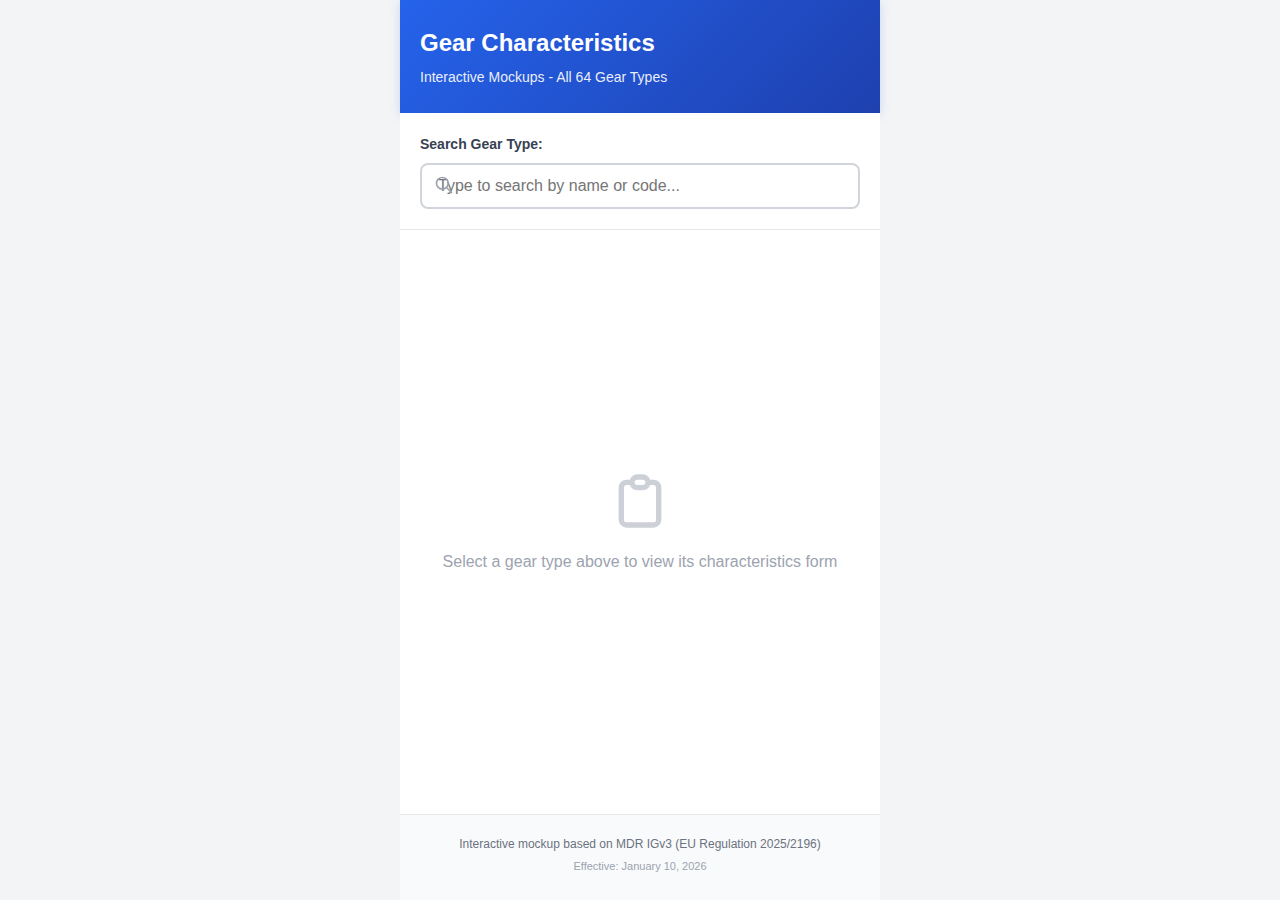
<file: index.html>
<!DOCTYPE html>
<html lang="en">
<head>
    <meta charset="UTF-8">
    <meta name="viewport" content="width=device-width, initial-scale=1.0, maximum-scale=1.0, user-scalable=no">
    <meta name="theme-color" content="#2563eb">
    <title>Gear Characteristics Mockups</title>
    <link rel="manifest" href="manifest.json">
    <link rel="stylesheet" href="styles.css">
</head>
<body>
    <div class="container">
        <!-- Header -->
        <header>
            <h1>Gear Characteristics</h1>
            <p class="subtitle">Interactive Mockups - All 64 Gear Types</p>
        </header>

        <!-- Gear Type Selector -->
        <section class="gear-selector">
            <label for="gearSearch">Search Gear Type:</label>
            <div class="search-wrapper">
                <input 
                    type="text" 
                    id="gearSearch" 
                    class="gear-search" 
                    placeholder="Type to search by name or code..."
                    autocomplete="off"
                >
                <svg class="search-icon" fill="none" stroke="currentColor" viewBox="0 0 24 24">
                    <path stroke-linecap="round" stroke-linejoin="round" stroke-width="2" d="M21 21l-6-6m2-5a7 7 0 11-14 0 7 7 0 0114 0z"></path>
                </svg>
                <div id="searchResults" class="search-results" style="display: none;"></div>
            </div>
        </section>

        <!-- Form Container -->
        <div id="formContainer" class="form-container" style="display: none;">
            <!-- Gear Info -->
            <div class="gear-info">
                <h2 id="gearTitle"></h2>
                <span id="gearCode" class="gear-code"></span>
            </div>

            <!-- Mandatory Fields -->
            <div id="mandatorySection" class="field-section">
                <h3 class="section-title mandatory">MANDATORY FIELDS</h3>
                <div id="mandatoryFields" class="fields-container"></div>
            </div>

            <!-- Optional Fields -->
            <div id="optionalSection" class="field-section" style="display: none;">
                <h3 class="section-title optional">OPTIONAL FIELDS</h3>
                <div id="optionalFields" class="fields-container"></div>
            </div>

            <!-- Info Note -->
            <div class="info-note">
                <svg class="info-icon" fill="none" stroke="currentColor" viewBox="0 0 24 24">
                    <path stroke-linecap="round" stroke-linejoin="round" stroke-width="2" d="M13 16h-1v-4h-1m1-4h.01M21 12a9 9 0 11-18 0 9 9 0 0118 0z"></path>
                </svg>
                <span>* Required fields must be completed before saving</span>
            </div>

            <!-- Action Buttons -->
            <div class="action-buttons">
                <button class="btn btn-secondary" onclick="resetForm()">Cancel</button>
                <button class="btn btn-primary" onclick="saveGear()">Save Gear</button>
            </div>
        </div>

        <!-- Empty State -->
        <div id="emptyState" class="empty-state">
            <svg class="empty-icon" fill="none" stroke="currentColor" viewBox="0 0 24 24">
                <path stroke-linecap="round" stroke-linejoin="round" stroke-width="2" d="M9 5H7a2 2 0 00-2 2v12a2 2 0 002 2h10a2 2 0 002-2V7a2 2 0 00-2-2h-2M9 5a2 2 0 002 2h2a2 2 0 002-2M9 5a2 2 0 012-2h2a2 2 0 012 2"></path>
            </svg>
            <p>Select a gear type above to view its characteristics form</p>
        </div>

        <!-- Footer -->
        <footer>
            <p>Interactive mockup based on MDR IGv3 (EU Regulation 2025/2196)</p>
            <p class="footer-small">Effective: January 10, 2026</p>
        </footer>
    </div>

    <!-- Scripts -->
    <script src="gear-data.js"></script>
    <script src="app.js"></script>
    <script>
        // Register service worker
        if ('serviceWorker' in navigator) {
            navigator.serviceWorker.register('sw.js');
        }
    </script>
</body>
</html>
</file>
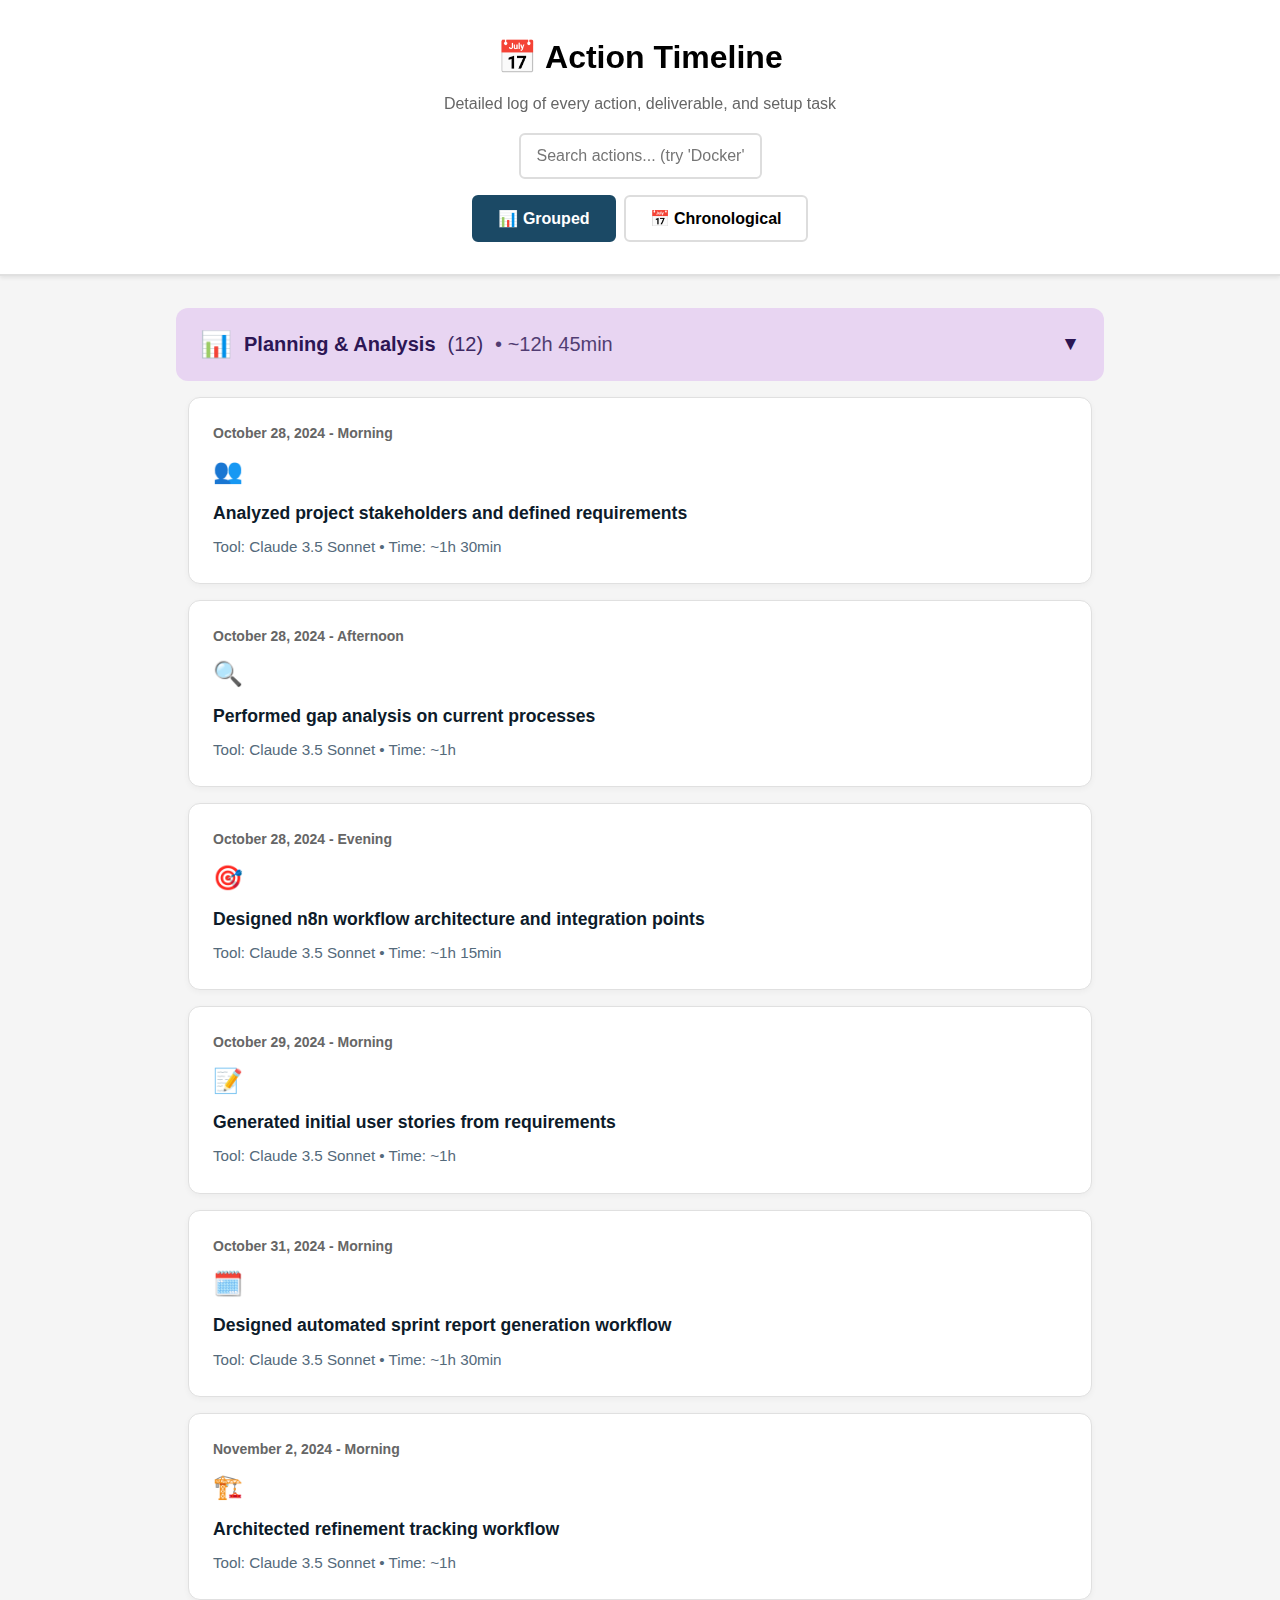
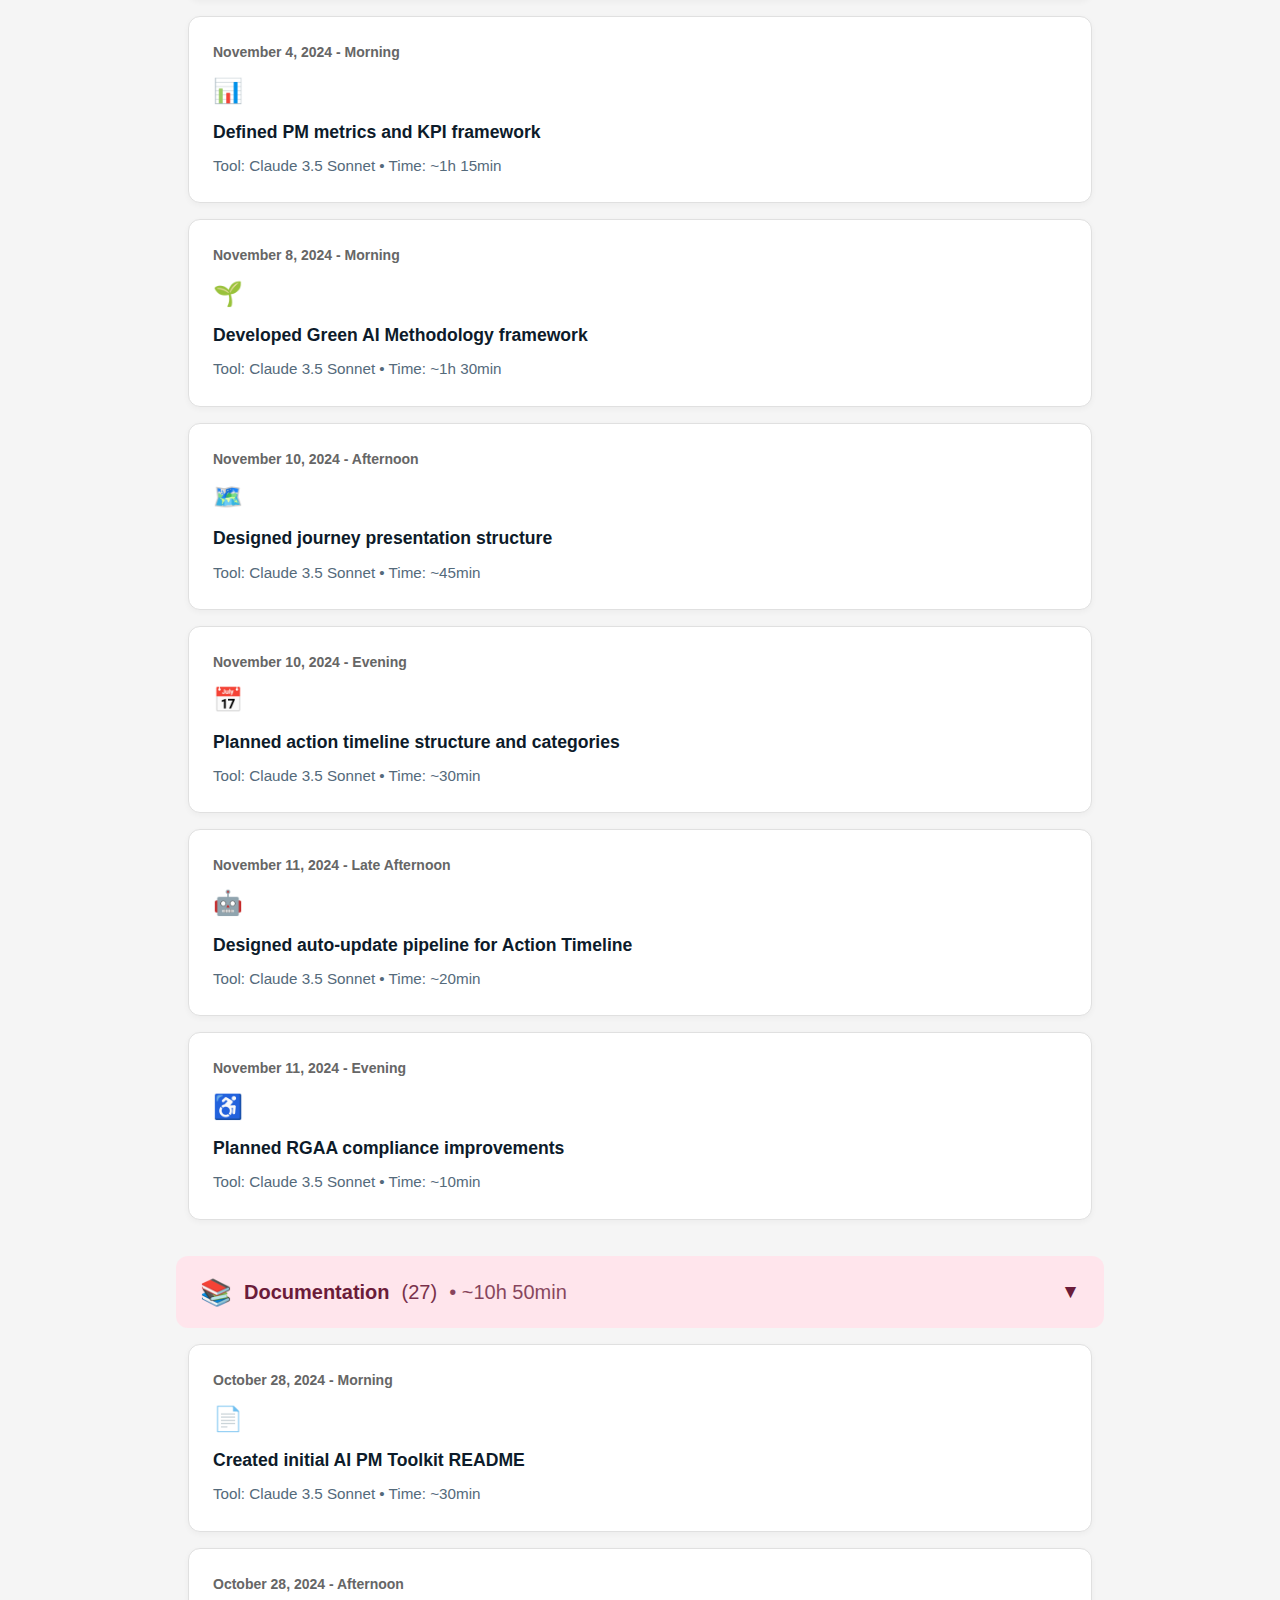
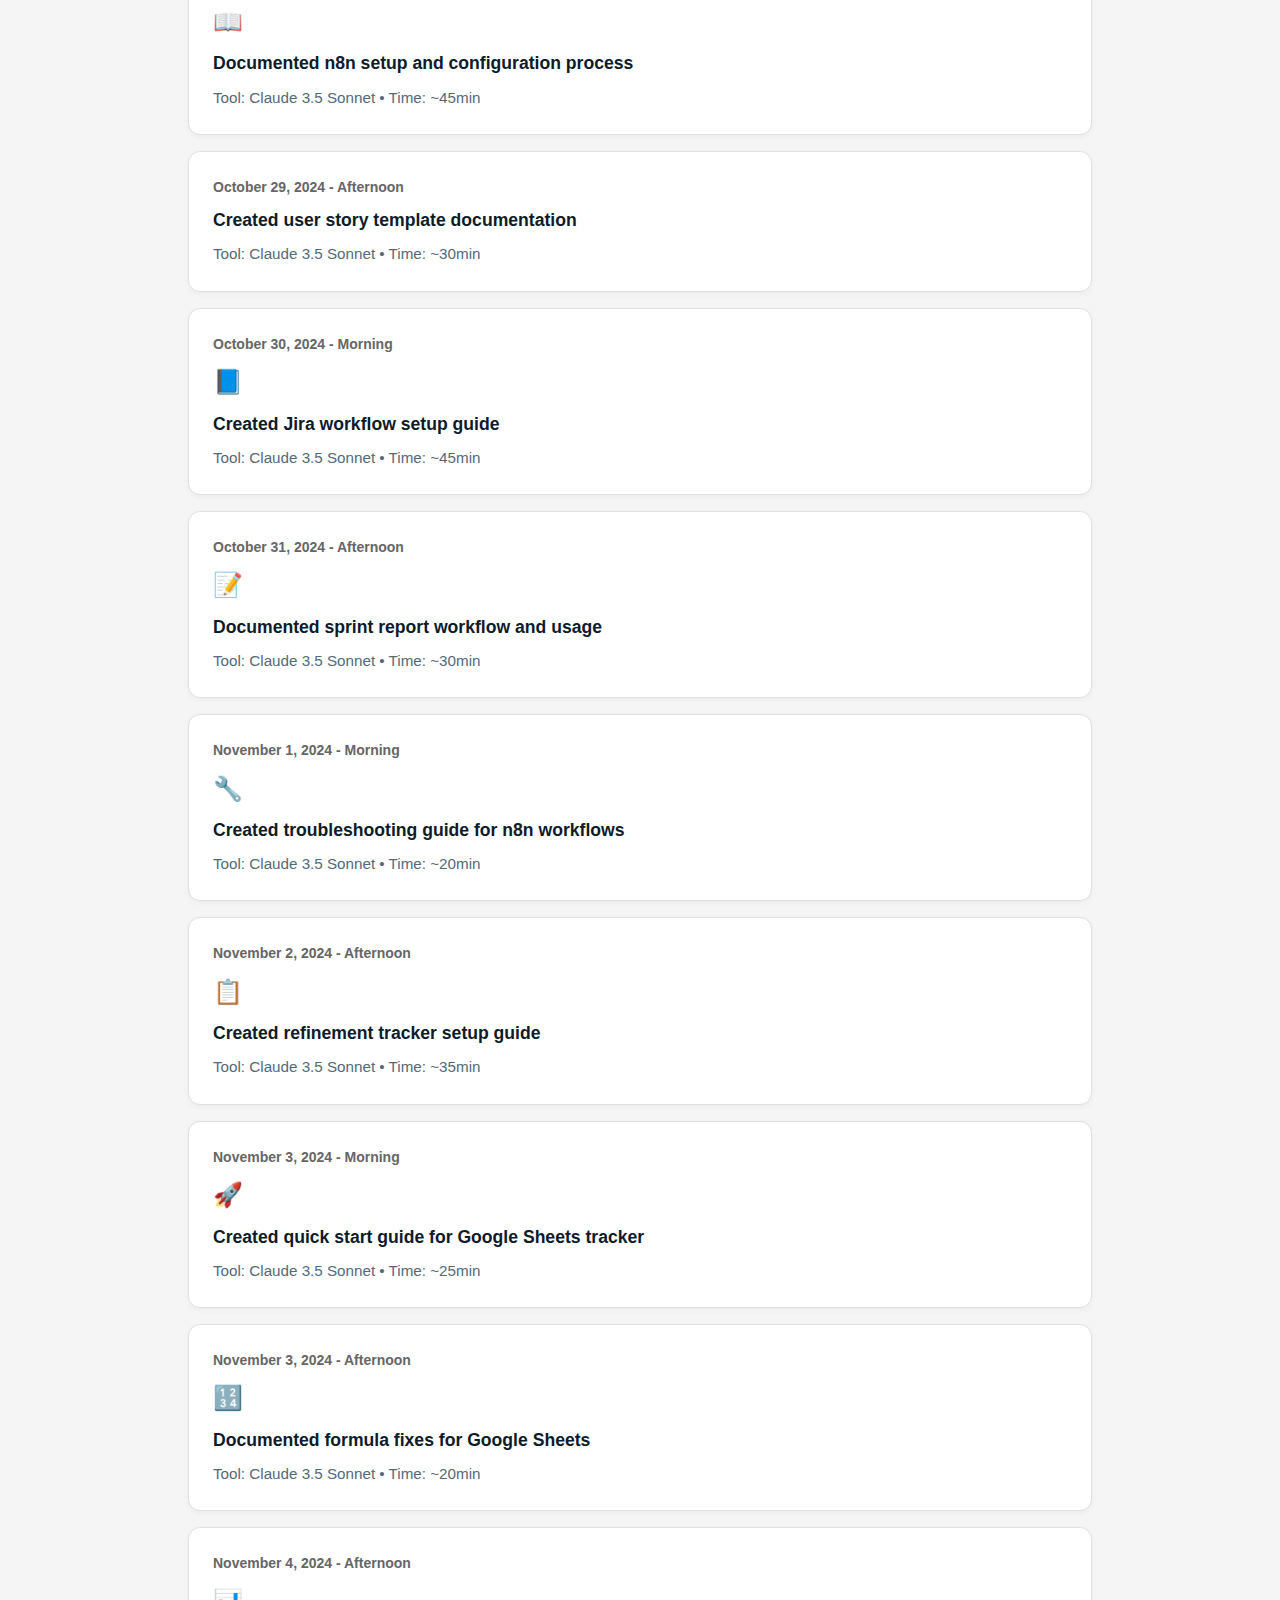
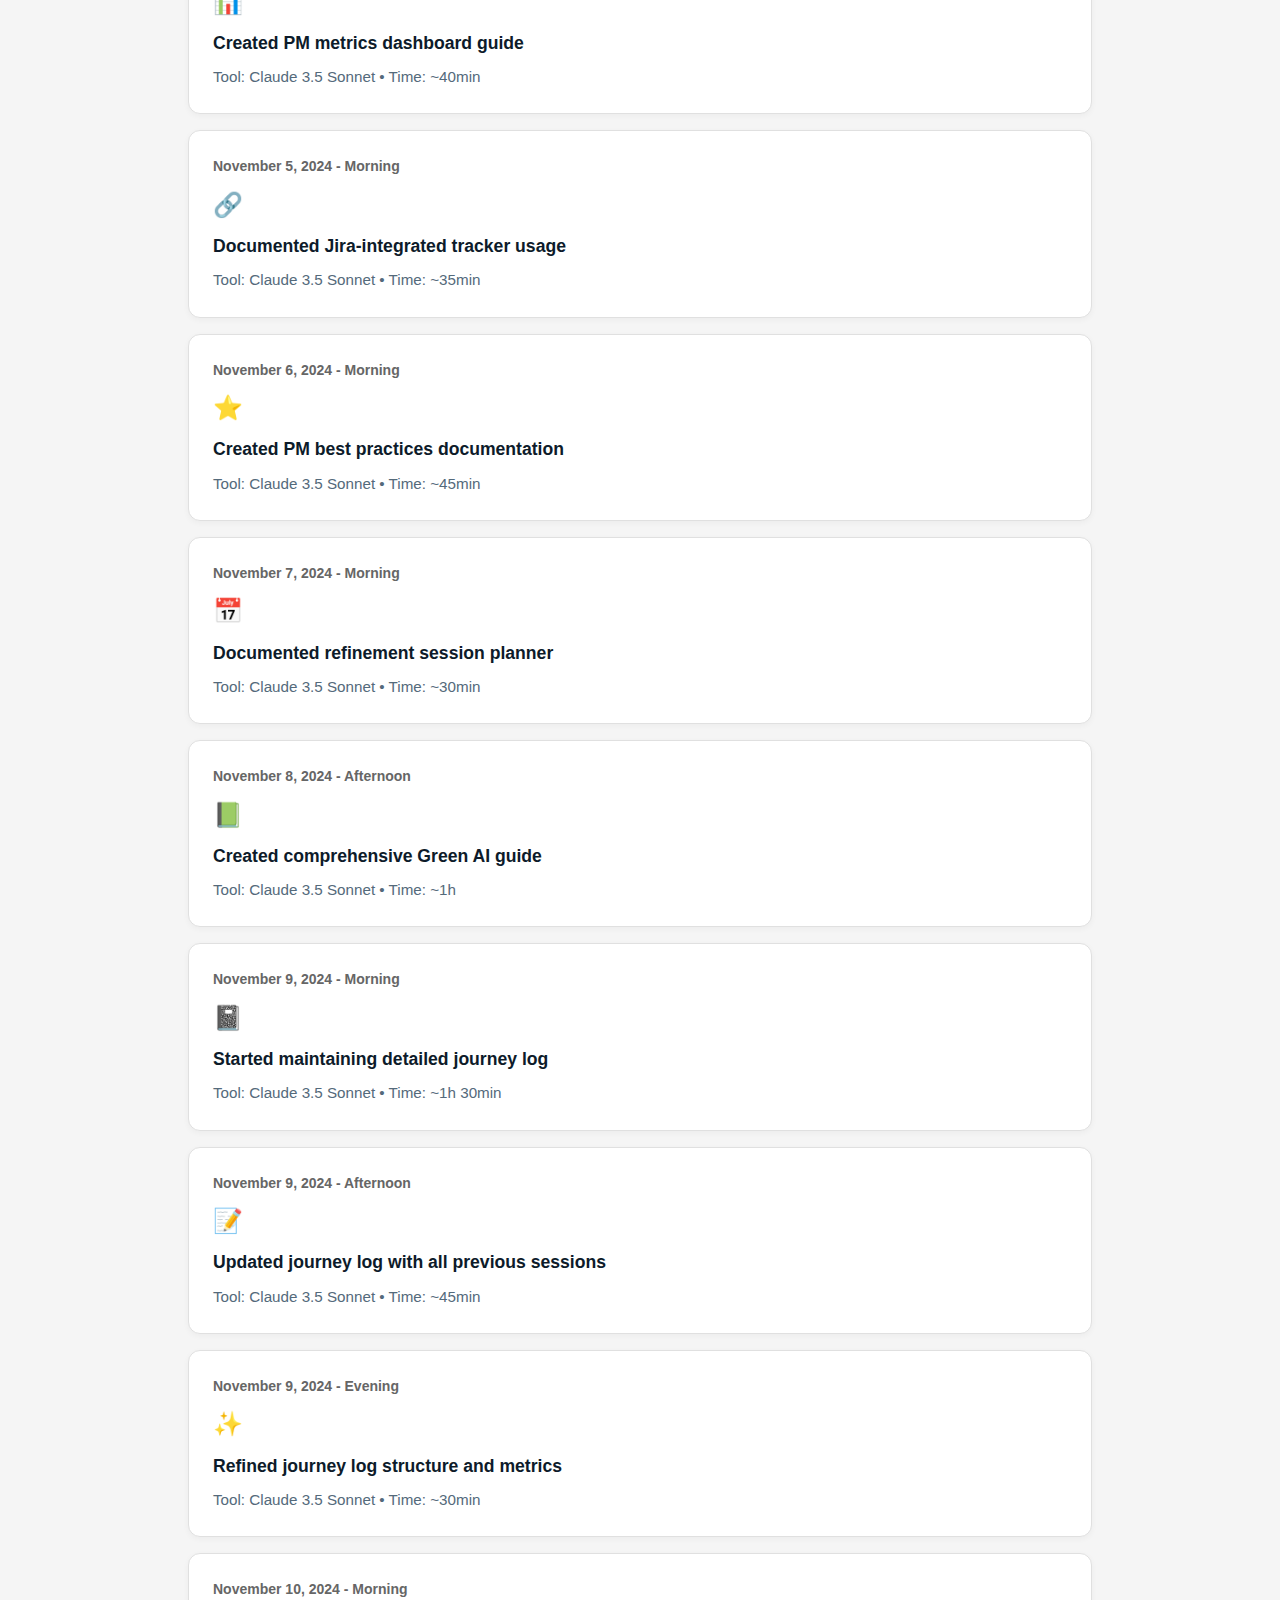
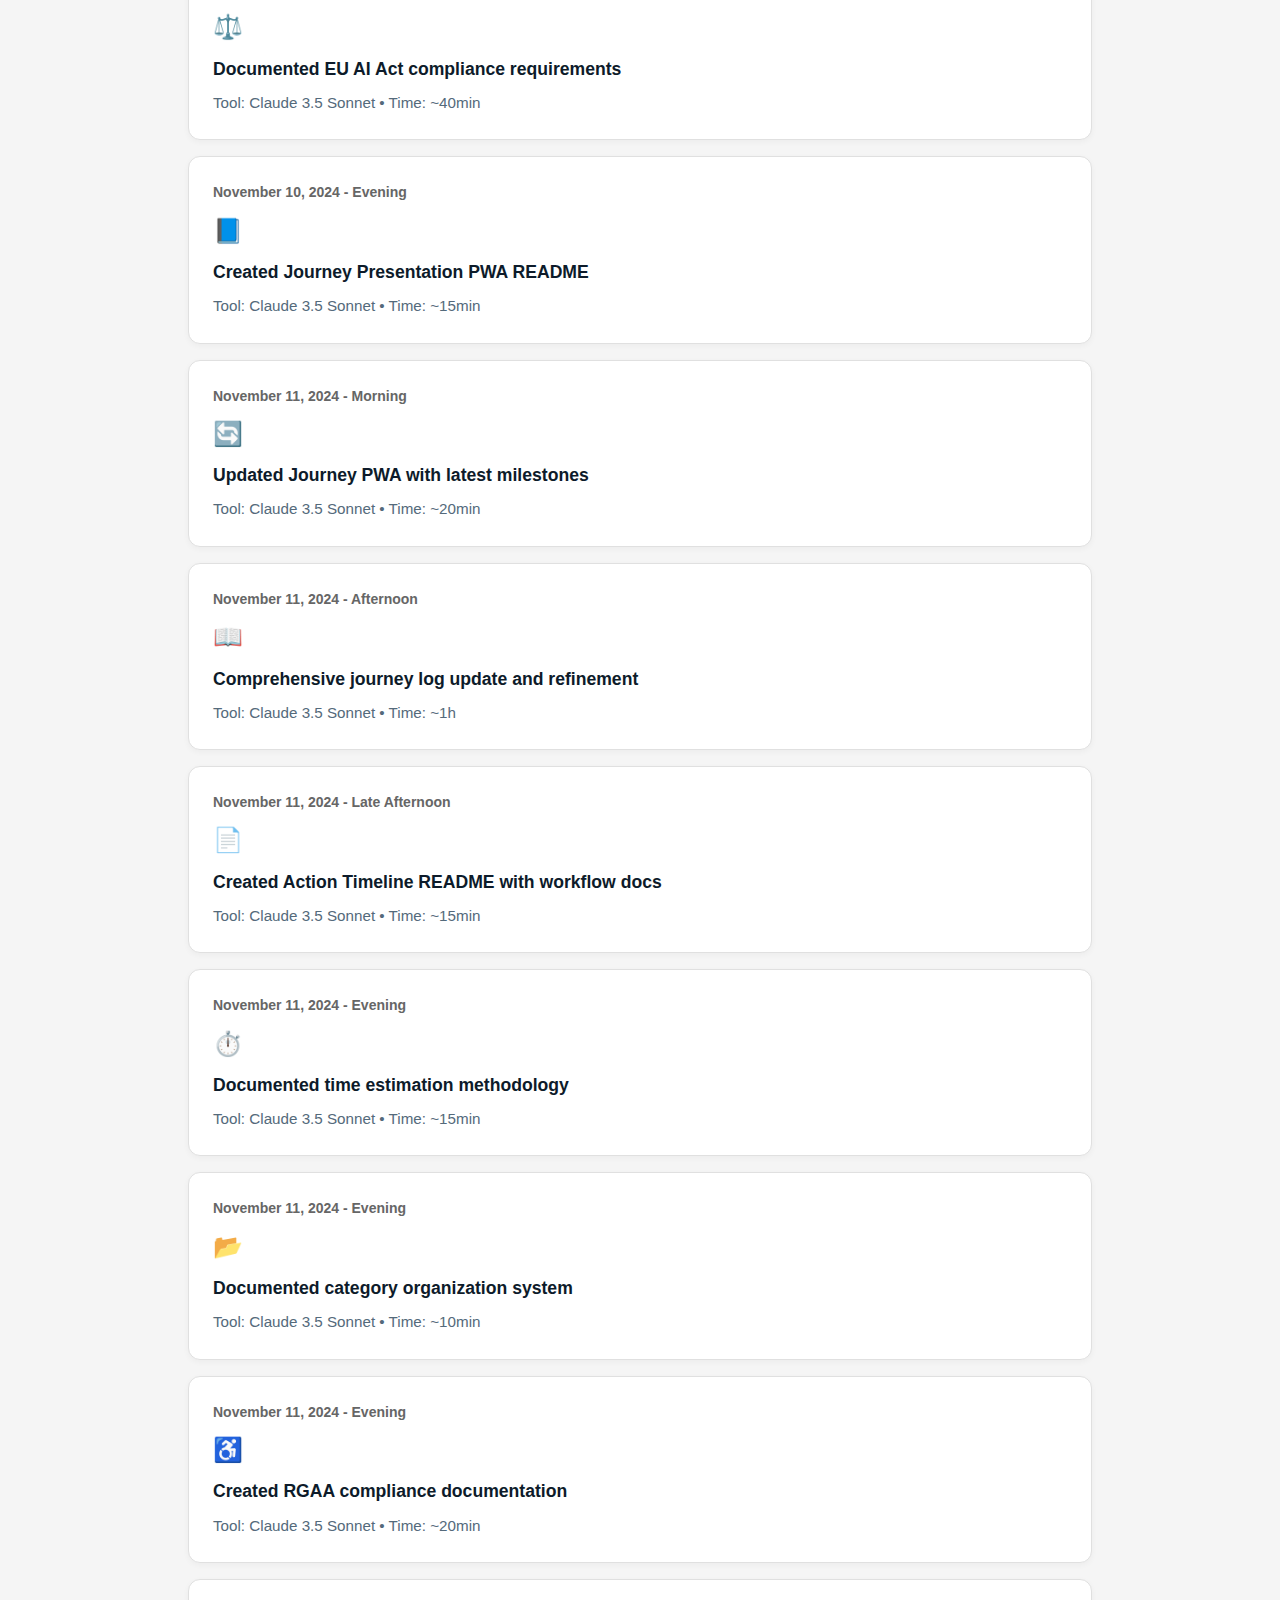
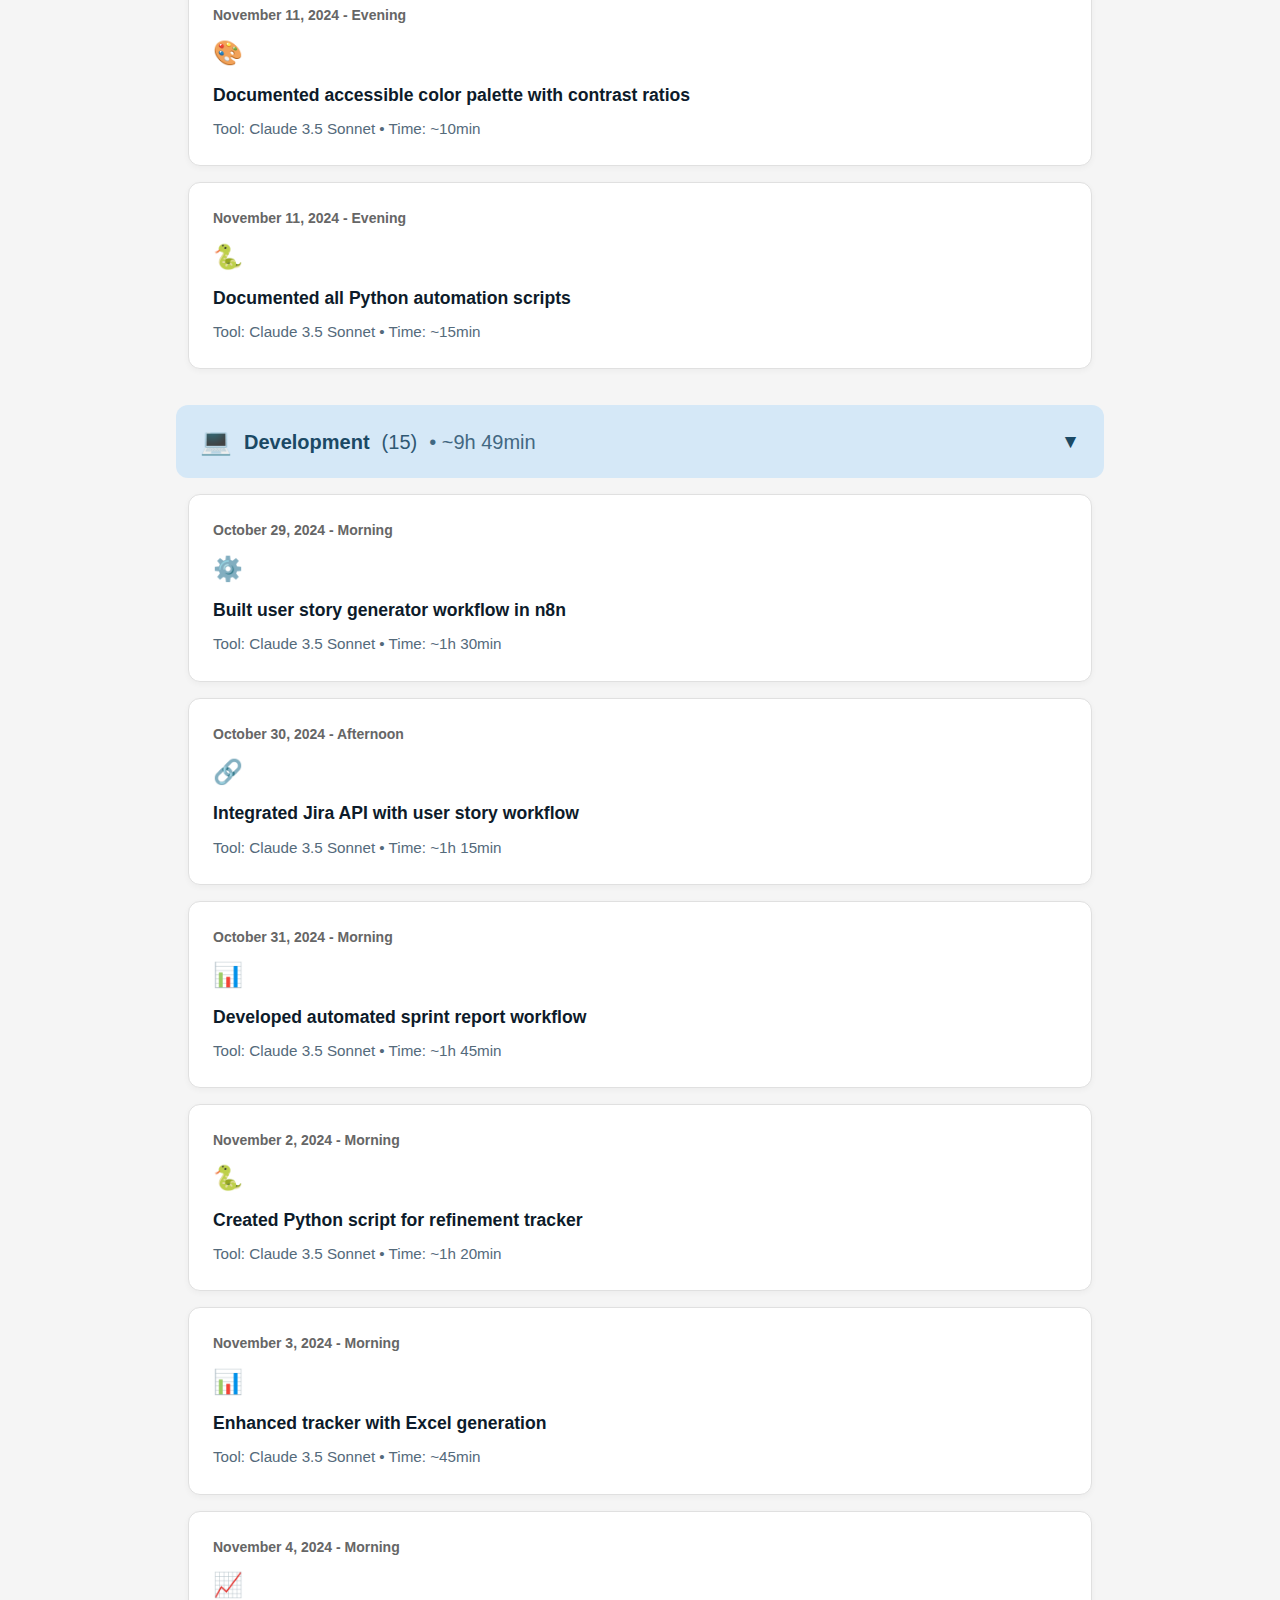
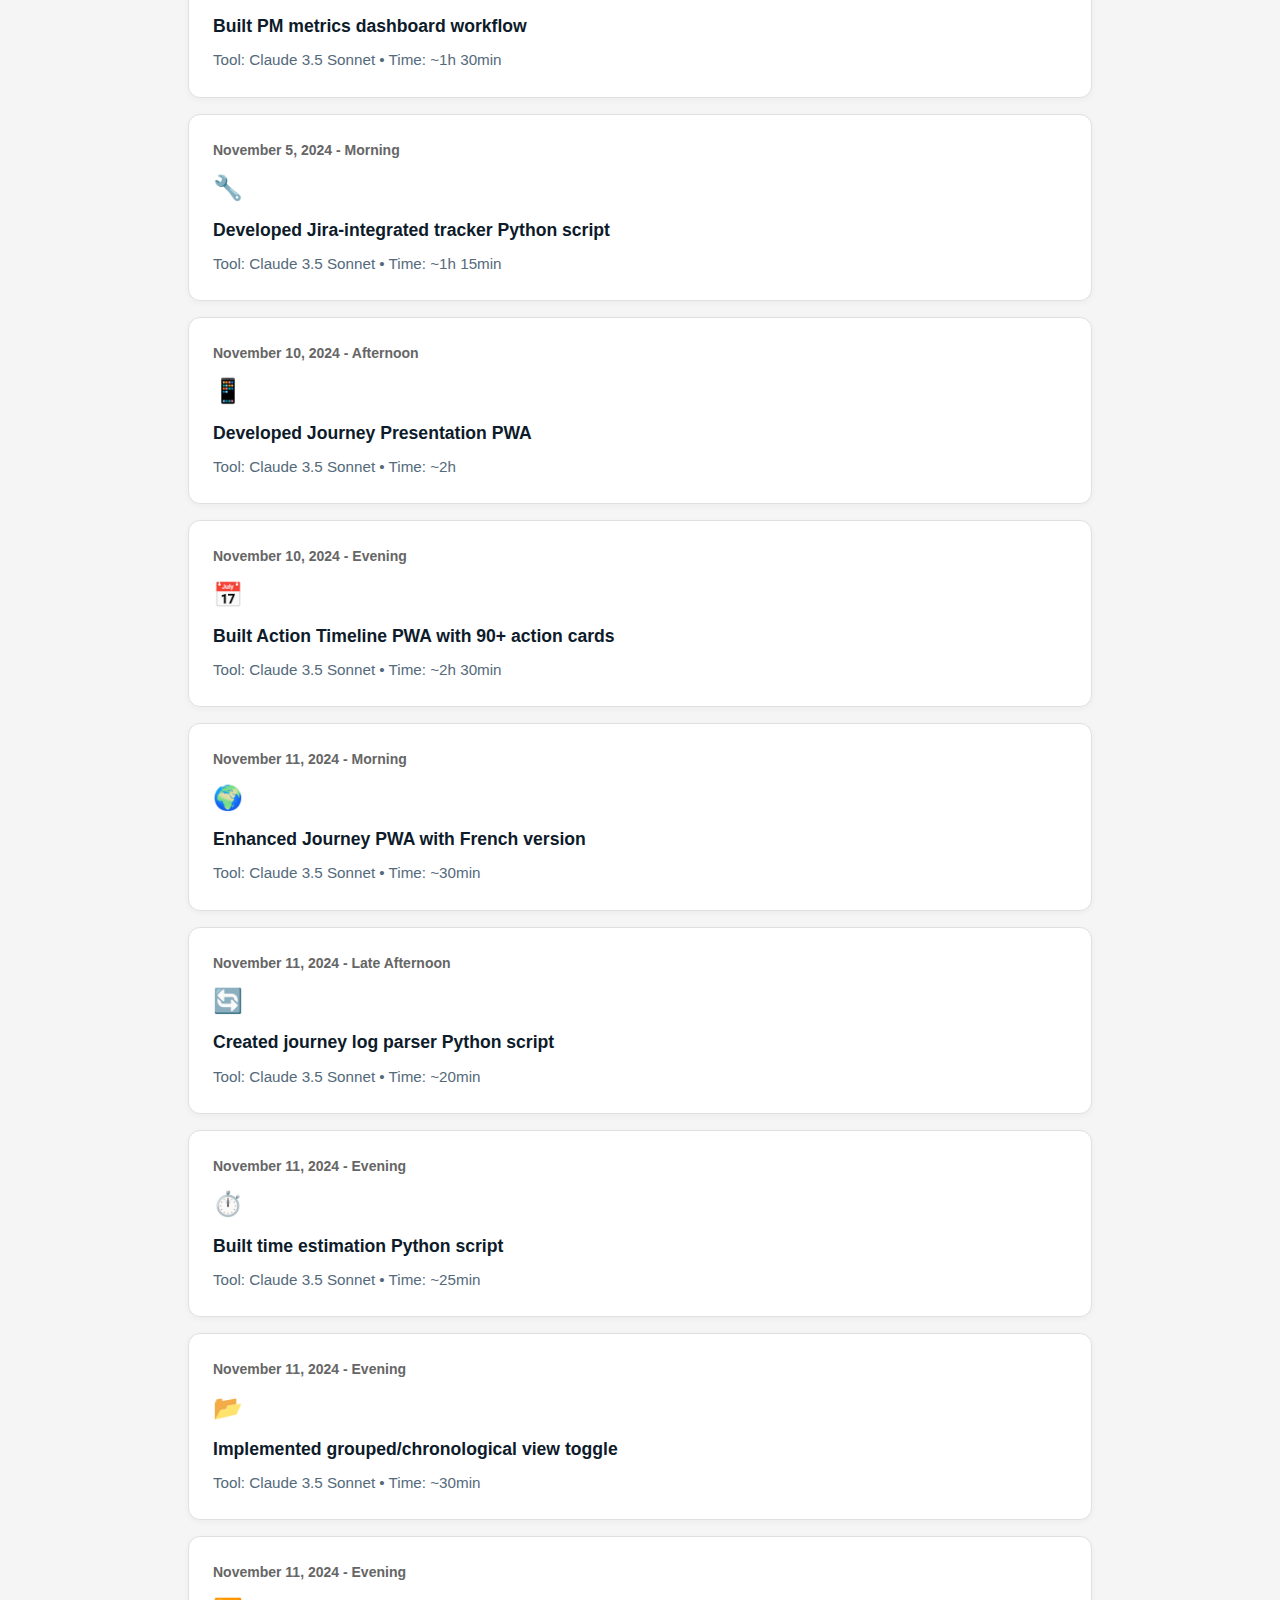
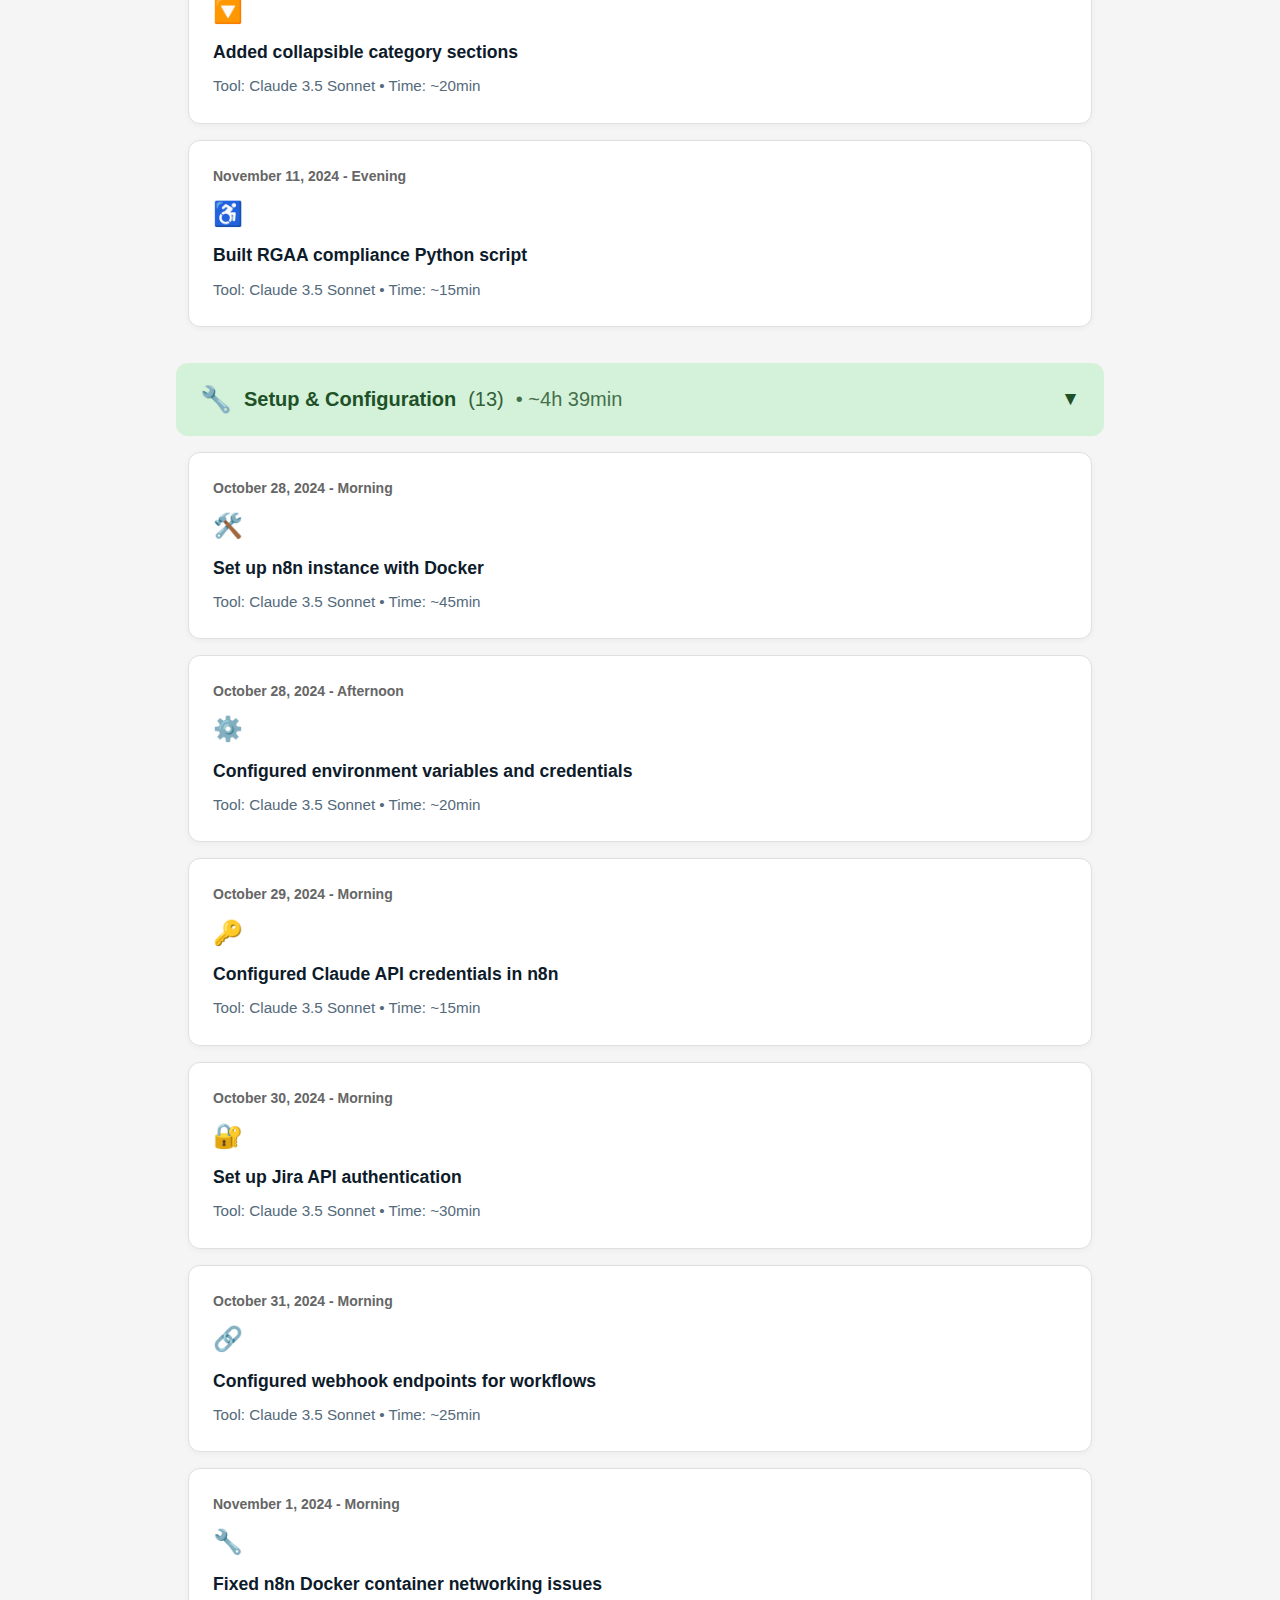
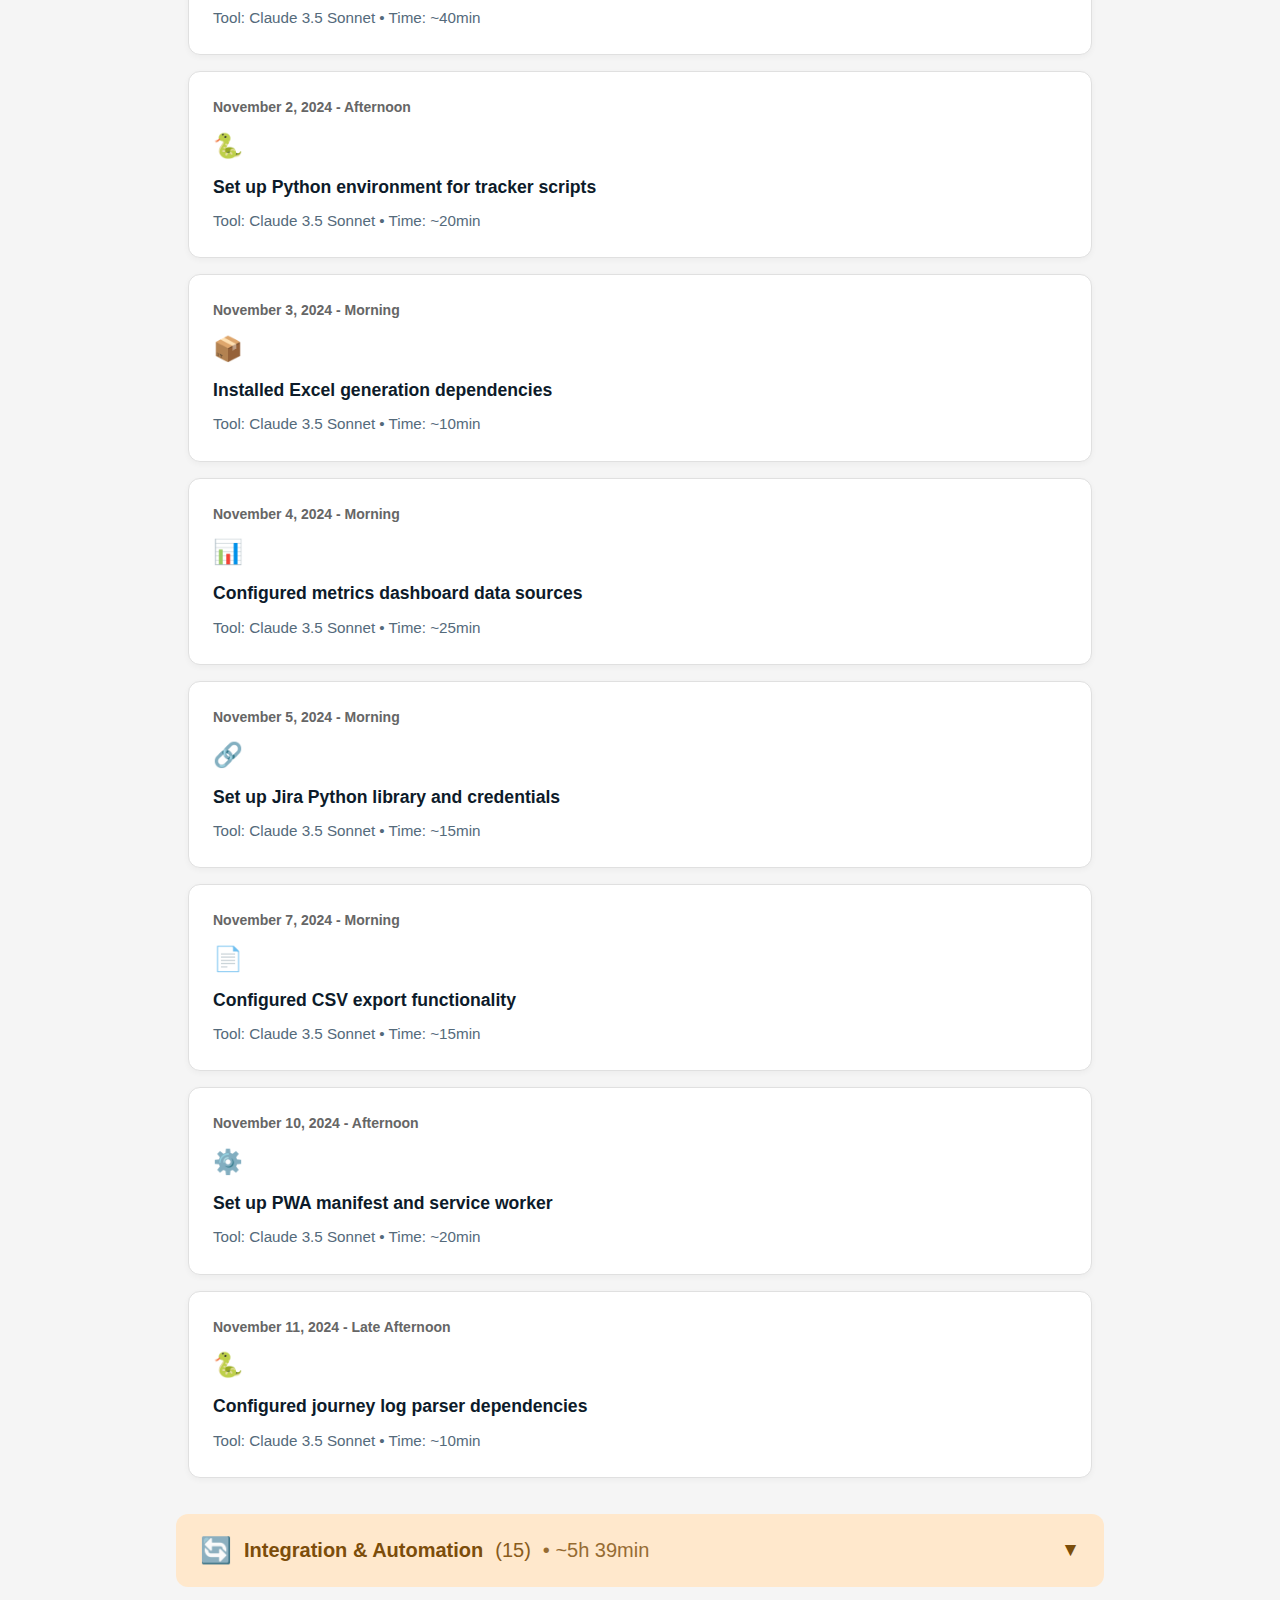
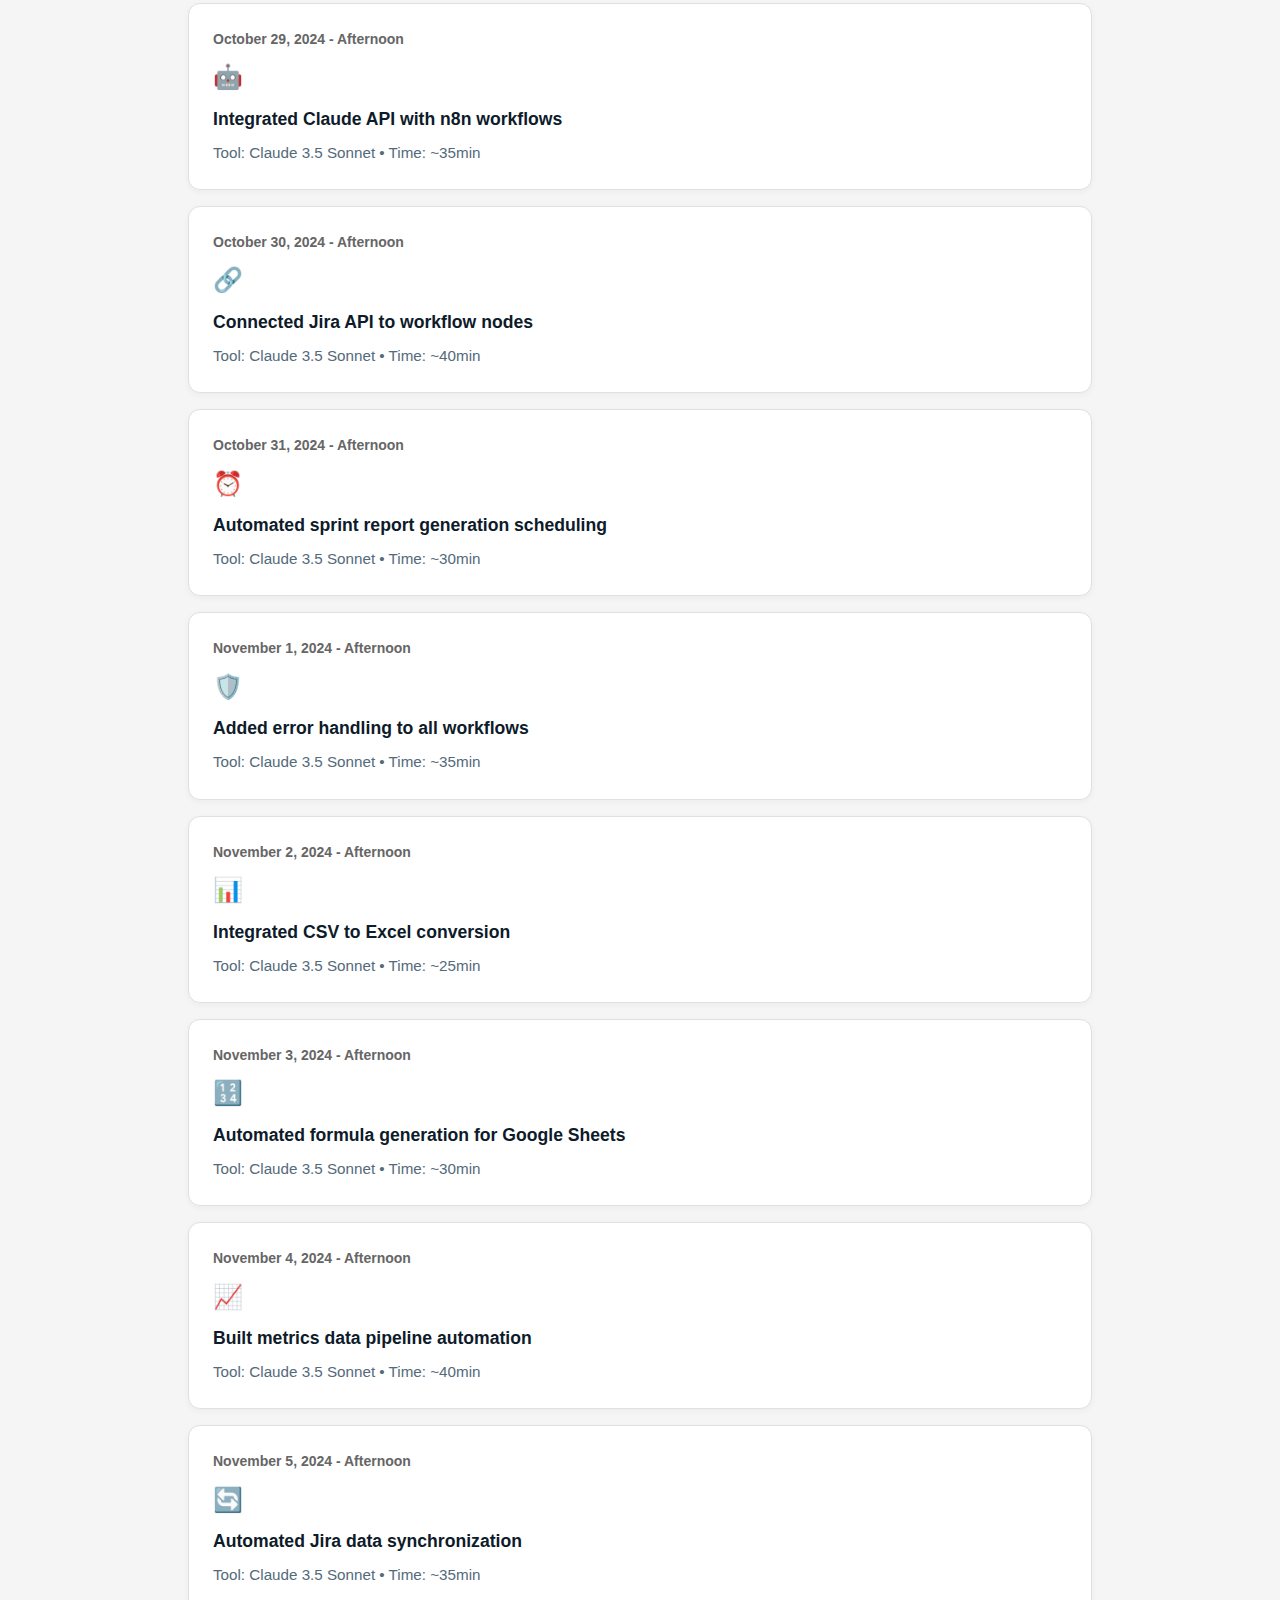
<file: PWA - Action Timeline/index.html>
<!DOCTYPE html>
<html lang="en">
<head>
    <meta charset="UTF-8">
    <meta name="viewport" content="width=device-width, initial-scale=1.0">
    <title>Action Timeline - Our Collaboration Journey</title>
    <link rel="stylesheet" href="styles.css">
</head>
<body>
    <header>
        <h1>📅 Action Timeline</h1>
        <p>Detailed log of every action, deliverable, and setup task</p>
        <div class="controls">
            <div class="search-box">
                <input type="text" id="searchInput" placeholder="Search actions... (try 'Docker', 'Jira', 'PWA')">
                <button id="clearBtn">✕</button>
            </div>
            <div class="view-toggle">
                <button id="groupedViewBtn" class="active">📊 Grouped</button>
                <button id="chronoViewBtn">📅 Chronological</button>
            </div>
        </div>
    </header>

    <main class="timeline grouped-view">
        <!-- Grouped View - By Activity Category -->
        <div id="categoriesContainer" class="categories-container">
            
            <!-- Planning & Analysis Category -->
            <section class="category-section" data-category="planning">
                <div class="category-header" onclick="toggleCategory(this)">
                    <h2><span class="category-icon">📊</span> <span class="category-label">Planning & Analysis</span> <span class="count">(12)</span> <span class="time-total">• ~12h 45min</span></h2>
                    <span class="collapse-indicator">▼</span>
                </div>
                <div class="category-content">
                    <div class="action-card" data-date="October 28, 2024 - Morning" data-keywords="stakeholder analysis, project planning, analysis" data-category="planning">
                        <div class="date">October 28, 2024 - Morning</div>
                        <div class="icon">👥</div>
                        <div class="action">Analyzed project stakeholders and defined requirements</div>
                        <div class="tool">Tool: Claude 3.5 Sonnet • Time: ~1h 30min</div>
                    </div>

                    <div class="action-card" data-date="October 28, 2024 - Afternoon" data-keywords="gap analysis, process assessment" data-category="planning">
                        <div class="date">October 28, 2024 - Afternoon</div>
                        <div class="icon">🔍</div>
                        <div class="action">Performed gap analysis on current processes</div>
                        <div class="tool">Tool: Claude 3.5 Sonnet • Time: ~1h</div>
                    </div>

                    <div class="action-card" data-date="October 28, 2024 - Evening" data-keywords="workflow design, automation planning" data-category="planning">
                        <div class="date">October 28, 2024 - Evening</div>
                        <div class="icon">🎯</div>
                        <div class="action">Designed n8n workflow architecture and integration points</div>
                        <div class="tool">Tool: Claude 3.5 Sonnet • Time: ~1h 15min</div>
                    </div>

                    <div class="action-card" data-date="October 29, 2024 - Morning" data-keywords="user stories, requirements, AI generation" data-category="planning">
                        <div class="date">October 29, 2024 - Morning</div>
                        <div class="icon">📝</div>
                        <div class="action">Generated initial user stories from requirements</div>
                        <div class="tool">Tool: Claude 3.5 Sonnet • Time: ~1h</div>
                    </div>

                    <div class="action-card" data-date="October 31, 2024 - Morning" data-keywords="sprint planning, workflow design" data-category="planning">
                        <div class="date">October 31, 2024 - Morning</div>
                        <div class="icon">🗓️</div>
                        <div class="action">Designed automated sprint report generation workflow</div>
                        <div class="tool">Tool: Claude 3.5 Sonnet • Time: ~1h 30min</div>
                    </div>

                    <div class="action-card" data-date="November 2, 2024 - Morning" data-keywords="workflow architecture, refinement tracker" data-category="planning">
                        <div class="date">November 2, 2024 - Morning</div>
                        <div class="icon">🏗️</div>
                        <div class="action">Architected refinement tracking workflow</div>
                        <div class="tool">Tool: Claude 3.5 Sonnet • Time: ~1h</div>
                    </div>

                    <div class="action-card" data-date="November 4, 2024 - Morning" data-keywords="metrics, KPI definition, dashboard planning" data-category="planning">
                        <div class="date">November 4, 2024 - Morning</div>
                        <div class="icon">📊</div>
                        <div class="action">Defined PM metrics and KPI framework</div>
                        <div class="tool">Tool: Claude 3.5 Sonnet • Time: ~1h 15min</div>
                    </div>

                    <div class="action-card" data-date="November 8, 2024 - Morning" data-keywords="green AI, methodology, sustainability" data-category="planning">
                        <div class="date">November 8, 2024 - Morning</div>
                        <div class="icon">🌱</div>
                        <div class="action">Developed Green AI Methodology framework</div>
                        <div class="tool">Tool: Claude 3.5 Sonnet • Time: ~1h 30min</div>
                    </div>

                    <div class="action-card" data-date="November 10, 2024 - Afternoon" data-keywords="journey visualization, presentation design" data-category="planning">
                        <div class="date">November 10, 2024 - Afternoon</div>
                        <div class="icon">🗺️</div>
                        <div class="action">Designed journey presentation structure</div>
                        <div class="tool">Tool: Claude 3.5 Sonnet • Time: ~45min</div>
                    </div>

                    <div class="action-card" data-date="November 10, 2024 - Evening" data-keywords="action timeline, planning" data-category="planning">
                        <div class="date">November 10, 2024 - Evening</div>
                        <div class="icon">📅</div>
                        <div class="action">Planned action timeline structure and categories</div>
                        <div class="tool">Tool: Claude 3.5 Sonnet • Time: ~30min</div>
                    </div>

                    <div class="action-card" data-date="November 11, 2024 - Late Afternoon" data-keywords="automation, data pipeline, planning" data-category="planning">
                        <div class="date">November 11, 2024 - Late Afternoon</div>
                        <div class="icon">🤖</div>
                        <div class="action">Designed auto-update pipeline for Action Timeline</div>
                        <div class="tool">Tool: Claude 3.5 Sonnet • Time: ~20min</div>
                    </div>

                    <div class="action-card" data-date="November 11, 2024 - Evening" data-keywords="accessibility, UX design, planning" data-category="planning">
                        <div class="date">November 11, 2024 - Evening</div>
                        <div class="icon">♿</div>
                        <div class="action">Planned RGAA compliance improvements</div>
                        <div class="tool">Tool: Claude 3.5 Sonnet • Time: ~10min</div>
                    </div>
                </div>
            </section>

            <!-- Documentation Category -->
            <section class="category-section" data-category="documentation">
                <div class="category-header" onclick="toggleCategory(this)">
                    <h2><span class="category-icon">📚</span> <span class="category-label">Documentation</span> <span class="count">(27)</span> <span class="time-total">• ~10h 50min</span></h2>
                    <span class="collapse-indicator">▼</span>
                </div>
                <div class="category-content">
                    <div class="action-card" data-date="October 28, 2024 - Morning" data-keywords="documentation, toolkit, README" data-category="documentation">
                        <div class="date">October 28, 2024 - Morning</div>
                        <div class="icon">📄</div>
                        <div class="action">Created initial AI PM Toolkit README</div>
                        <div class="tool">Tool: Claude 3.5 Sonnet • Time: ~30min</div>
                    </div>

                    <div class="action-card" data-date="October 28, 2024 - Afternoon" data-keywords="documentation, workflow guide" data-category="documentation">
                        <div class="date">October 28, 2024 - Afternoon</div>
                        <div class="icon">📖</div>
                        <div class="action">Documented n8n setup and configuration process</div>
                        <div class="tool">Tool: Claude 3.5 Sonnet • Time: ~45min</div>
                    </div>

                    <div class="action-card" data-date="October 29, 2024 - Afternoon" data-keywords="documentation, user stories, templates" data-category="documentation">
                        <div class="date">October 29, 2024 - Afternoon</div>
                        <div class="action">Created user story template documentation</div>
                        <div class="tool">Tool: Claude 3.5 Sonnet • Time: ~30min</div>
                    </div>

                    <div class="action-card" data-date="October 30, 2024 - Morning" data-keywords="Jira, workflow documentation, guide" data-category="documentation">
                        <div class="date">October 30, 2024 - Morning</div>
                        <div class="icon">📘</div>
                        <div class="action">Created Jira workflow setup guide</div>
                        <div class="tool">Tool: Claude 3.5 Sonnet • Time: ~45min</div>
                    </div>

                    <div class="action-card" data-date="October 31, 2024 - Afternoon" data-keywords="documentation, sprint reports, guide" data-category="documentation">
                        <div class="date">October 31, 2024 - Afternoon</div>
                        <div class="icon">📝</div>
                        <div class="action">Documented sprint report workflow and usage</div>
                        <div class="tool">Tool: Claude 3.5 Sonnet • Time: ~30min</div>
                    </div>

                    <div class="action-card" data-date="November 1, 2024 - Morning" data-keywords="documentation, troubleshooting, guide" data-category="documentation">
                        <div class="date">November 1, 2024 - Morning</div>
                        <div class="icon">🔧</div>
                        <div class="action">Created troubleshooting guide for n8n workflows</div>
                        <div class="tool">Tool: Claude 3.5 Sonnet • Time: ~20min</div>
                    </div>

                    <div class="action-card" data-date="November 2, 2024 - Afternoon" data-keywords="documentation, refinement tracker, setup guide" data-category="documentation">
                        <div class="date">November 2, 2024 - Afternoon</div>
                        <div class="icon">📋</div>
                        <div class="action">Created refinement tracker setup guide</div>
                        <div class="tool">Tool: Claude 3.5 Sonnet • Time: ~35min</div>
                    </div>

                    <div class="action-card" data-date="November 3, 2024 - Morning" data-keywords="documentation, quick start, guide" data-category="documentation">
                        <div class="date">November 3, 2024 - Morning</div>
                        <div class="icon">🚀</div>
                        <div class="action">Created quick start guide for Google Sheets tracker</div>
                        <div class="tool">Tool: Claude 3.5 Sonnet • Time: ~25min</div>
                    </div>

                    <div class="action-card" data-date="November 3, 2024 - Afternoon" data-keywords="documentation, formulas, troubleshooting" data-category="documentation">
                        <div class="date">November 3, 2024 - Afternoon</div>
                        <div class="icon">🔢</div>
                        <div class="action">Documented formula fixes for Google Sheets</div>
                        <div class="tool">Tool: Claude 3.5 Sonnet • Time: ~20min</div>
                    </div>

                    <div class="action-card" data-date="November 4, 2024 - Afternoon" data-keywords="documentation, metrics dashboard, guide" data-category="documentation">
                        <div class="date">November 4, 2024 - Afternoon</div>
                        <div class="icon">📊</div>
                        <div class="action">Created PM metrics dashboard guide</div>
                        <div class="tool">Tool: Claude 3.5 Sonnet • Time: ~40min</div>
                    </div>

                    <div class="action-card" data-date="November 5, 2024 - Morning" data-keywords="documentation, Jira integration, advanced guide" data-category="documentation">
                        <div class="date">November 5, 2024 - Morning</div>
                        <div class="icon">🔗</div>
                        <div class="action">Documented Jira-integrated tracker usage</div>
                        <div class="tool">Tool: Claude 3.5 Sonnet • Time: ~35min</div>
                    </div>

                    <div class="action-card" data-date="November 6, 2024 - Morning" data-keywords="documentation, best practices, PM guide" data-category="documentation">
                        <div class="date">November 6, 2024 - Morning</div>
                        <div class="icon">⭐</div>
                        <div class="action">Created PM best practices documentation</div>
                        <div class="tool">Tool: Claude 3.5 Sonnet • Time: ~45min</div>
                    </div>

                    <div class="action-card" data-date="November 7, 2024 - Morning" data-keywords="documentation, session planner, guide" data-category="documentation">
                        <div class="date">November 7, 2024 - Morning</div>
                        <div class="icon">📅</div>
                        <div class="action">Documented refinement session planner</div>
                        <div class="tool">Tool: Claude 3.5 Sonnet • Time: ~30min</div>
                    </div>

                    <div class="action-card" data-date="November 8, 2024 - Afternoon" data-keywords="documentation, green AI, methodology guide" data-category="documentation">
                        <div class="date">November 8, 2024 - Afternoon</div>
                        <div class="icon">📗</div>
                        <div class="action">Created comprehensive Green AI guide</div>
                        <div class="tool">Tool: Claude 3.5 Sonnet • Time: ~1h</div>
                    </div>

                    <div class="action-card" data-date="November 9, 2024 - Morning" data-keywords="documentation, journey log, tracking" data-category="documentation">
                        <div class="date">November 9, 2024 - Morning</div>
                        <div class="icon">📓</div>
                        <div class="action">Started maintaining detailed journey log</div>
                        <div class="tool">Tool: Claude 3.5 Sonnet • Time: ~1h 30min</div>
                    </div>

                    <div class="action-card" data-date="November 9, 2024 - Afternoon" data-keywords="documentation, backlog update, journey log" data-category="documentation">
                        <div class="date">November 9, 2024 - Afternoon</div>
                        <div class="icon">📝</div>
                        <div class="action">Updated journey log with all previous sessions</div>
                        <div class="tool">Tool: Claude 3.5 Sonnet • Time: ~45min</div>
                    </div>

                    <div class="action-card" data-date="November 9, 2024 - Evening" data-keywords="documentation, journey log, refinement" data-category="documentation">
                        <div class="date">November 9, 2024 - Evening</div>
                        <div class="icon">✨</div>
                        <div class="action">Refined journey log structure and metrics</div>
                        <div class="tool">Tool: Claude 3.5 Sonnet • Time: ~30min</div>
                    </div>

                    <div class="action-card" data-date="November 10, 2024 - Morning" data-keywords="documentation, regulations, EU compliance" data-category="documentation">
                        <div class="date">November 10, 2024 - Morning</div>
                        <div class="icon">⚖️</div>
                        <div class="action">Documented EU AI Act compliance requirements</div>
                        <div class="tool">Tool: Claude 3.5 Sonnet • Time: ~40min</div>
                    </div>

                    <div class="action-card" data-date="November 10, 2024 - Evening" data-keywords="documentation, PWA, README" data-category="documentation">
                        <div class="date">November 10, 2024 - Evening</div>
                        <div class="icon">📘</div>
                        <div class="action">Created Journey Presentation PWA README</div>
                        <div class="tool">Tool: Claude 3.5 Sonnet • Time: ~15min</div>
                    </div>

                    <div class="action-card" data-date="November 11, 2024 - Morning" data-keywords="documentation, PWA, journey update" data-category="documentation">
                        <div class="date">November 11, 2024 - Morning</div>
                        <div class="icon">🔄</div>
                        <div class="action">Updated Journey PWA with latest milestones</div>
                        <div class="tool">Tool: Claude 3.5 Sonnet • Time: ~20min</div>
                    </div>

                    <div class="action-card" data-date="November 11, 2024 - Afternoon" data-keywords="documentation, journey log, comprehensive update" data-category="documentation">
                        <div class="date">November 11, 2024 - Afternoon</div>
                        <div class="icon">📖</div>
                        <div class="action">Comprehensive journey log update and refinement</div>
                        <div class="tool">Tool: Claude 3.5 Sonnet • Time: ~1h</div>
                    </div>

                    <div class="action-card" data-date="November 11, 2024 - Late Afternoon" data-keywords="documentation, README, action timeline" data-category="documentation">
                        <div class="date">November 11, 2024 - Late Afternoon</div>
                        <div class="icon">📄</div>
                        <div class="action">Created Action Timeline README with workflow docs</div>
                        <div class="tool">Tool: Claude 3.5 Sonnet • Time: ~15min</div>
                    </div>

                    <div class="action-card" data-date="November 11, 2024 - Evening" data-keywords="documentation, time tracking, metrics" data-category="documentation">
                        <div class="date">November 11, 2024 - Evening</div>
                        <div class="icon">⏱️</div>
                        <div class="action">Documented time estimation methodology</div>
                        <div class="tool">Tool: Claude 3.5 Sonnet • Time: ~15min</div>
                    </div>

                    <div class="action-card" data-date="November 11, 2024 - Evening" data-keywords="documentation, grouped view, categories" data-category="documentation">
                        <div class="date">November 11, 2024 - Evening</div>
                        <div class="icon">📂</div>
                        <div class="action">Documented category organization system</div>
                        <div class="tool">Tool: Claude 3.5 Sonnet • Time: ~10min</div>
                    </div>

                    <div class="action-card" data-date="November 11, 2024 - Evening" data-keywords="documentation, accessibility, RGAA" data-category="documentation">
                        <div class="date">November 11, 2024 - Evening</div>
                        <div class="icon">♿</div>
                        <div class="action">Created RGAA compliance documentation</div>
                        <div class="tool">Tool: Claude 3.5 Sonnet • Time: ~20min</div>
                    </div>

                    <div class="action-card" data-date="November 11, 2024 - Evening" data-keywords="documentation, color palette, design system" data-category="documentation">
                        <div class="date">November 11, 2024 - Evening</div>
                        <div class="icon">🎨</div>
                        <div class="action">Documented accessible color palette with contrast ratios</div>
                        <div class="tool">Tool: Claude 3.5 Sonnet • Time: ~10min</div>
                    </div>

                    <div class="action-card" data-date="November 11, 2024 - Evening" data-keywords="documentation, Python scripts, automation" data-category="documentation">
                        <div class="date">November 11, 2024 - Evening</div>
                        <div class="icon">🐍</div>
                        <div class="action">Documented all Python automation scripts</div>
                        <div class="tool">Tool: Claude 3.5 Sonnet • Time: ~15min</div>
                    </div>
                </div>
            </section>

            <!-- Development Category -->
            <section class="category-section" data-category="development">
                <div class="category-header" onclick="toggleCategory(this)">
                    <h2><span class="category-icon">💻</span> <span class="category-label">Development</span> <span class="count">(15)</span> <span class="time-total">• ~9h 49min</span></h2>
                    <span class="collapse-indicator">▼</span>
                </div>
                <div class="category-content">
                    <div class="action-card" data-date="October 29, 2024 - Morning" data-keywords="workflow development, n8n, user story generator" data-category="development">
                        <div class="date">October 29, 2024 - Morning</div>
                        <div class="icon">⚙️</div>
                        <div class="action">Built user story generator workflow in n8n</div>
                        <div class="tool">Tool: Claude 3.5 Sonnet • Time: ~1h 30min</div>
                    </div>

                    <div class="action-card" data-date="October 30, 2024 - Afternoon" data-keywords="development, Jira integration, API" data-category="development">
                        <div class="date">October 30, 2024 - Afternoon</div>
                        <div class="icon">🔗</div>
                        <div class="action">Integrated Jira API with user story workflow</div>
                        <div class="tool">Tool: Claude 3.5 Sonnet • Time: ~1h 15min</div>
                    </div>

                    <div class="action-card" data-date="October 31, 2024 - Morning" data-keywords="development, sprint reports, automation" data-category="development">
                        <div class="date">October 31, 2024 - Morning</div>
                        <div class="icon">📊</div>
                        <div class="action">Developed automated sprint report workflow</div>
                        <div class="tool">Tool: Claude 3.5 Sonnet • Time: ~1h 45min</div>
                    </div>

                    <div class="action-card" data-date="November 2, 2024 - Morning" data-keywords="Python development, refinement tracker" data-category="development">
                        <div class="date">November 2, 2024 - Morning</div>
                        <div class="icon">🐍</div>
                        <div class="action">Created Python script for refinement tracker</div>
                        <div class="tool">Tool: Claude 3.5 Sonnet • Time: ~1h 20min</div>
                    </div>

                    <div class="action-card" data-date="November 3, 2024 - Morning" data-keywords="development, Excel generation, automation" data-category="development">
                        <div class="date">November 3, 2024 - Morning</div>
                        <div class="icon">📊</div>
                        <div class="action">Enhanced tracker with Excel generation</div>
                        <div class="tool">Tool: Claude 3.5 Sonnet • Time: ~45min</div>
                    </div>

                    <div class="action-card" data-date="November 4, 2024 - Morning" data-keywords="development, dashboard, metrics workflow" data-category="development">
                        <div class="date">November 4, 2024 - Morning</div>
                        <div class="icon">📈</div>
                        <div class="action">Built PM metrics dashboard workflow</div>
                        <div class="tool">Tool: Claude 3.5 Sonnet • Time: ~1h 30min</div>
                    </div>

                    <div class="action-card" data-date="November 5, 2024 - Morning" data-keywords="development, Jira integration, Python" data-category="development">
                        <div class="date">November 5, 2024 - Morning</div>
                        <div class="icon">🔧</div>
                        <div class="action">Developed Jira-integrated tracker Python script</div>
                        <div class="tool">Tool: Claude 3.5 Sonnet • Time: ~1h 15min</div>
                    </div>

                    <div class="action-card" data-date="November 10, 2024 - Afternoon" data-keywords="PWA development, journey presentation" data-category="development">
                        <div class="date">November 10, 2024 - Afternoon</div>
                        <div class="icon">📱</div>
                        <div class="action">Developed Journey Presentation PWA</div>
                        <div class="tool">Tool: Claude 3.5 Sonnet • Time: ~2h</div>
                    </div>

                    <div class="action-card" data-date="November 10, 2024 - Evening" data-keywords="PWA development, action timeline, HTML" data-category="development">
                        <div class="date">November 10, 2024 - Evening</div>
                        <div class="icon">📅</div>
                        <div class="action">Built Action Timeline PWA with 90+ action cards</div>
                        <div class="tool">Tool: Claude 3.5 Sonnet • Time: ~2h 30min</div>
                    </div>

                    <div class="action-card" data-date="November 11, 2024 - Morning" data-keywords="development, PWA enhancement, i18n" data-category="development">
                        <div class="date">November 11, 2024 - Morning</div>
                        <div class="icon">🌍</div>
                        <div class="action">Enhanced Journey PWA with French version</div>
                        <div class="tool">Tool: Claude 3.5 Sonnet • Time: ~30min</div>
                    </div>

                    <div class="action-card" data-date="November 11, 2024 - Late Afternoon" data-keywords="Python development, data parsing, automation" data-category="development">
                        <div class="date">November 11, 2024 - Late Afternoon</div>
                        <div class="icon">🔄</div>
                        <div class="action">Created journey log parser Python script</div>
                        <div class="tool">Tool: Claude 3.5 Sonnet • Time: ~20min</div>
                    </div>

                    <div class="action-card" data-date="November 11, 2024 - Evening" data-keywords="Python development, time estimation, automation" data-category="development">
                        <div class="date">November 11, 2024 - Evening</div>
                        <div class="icon">⏱️</div>
                        <div class="action">Built time estimation Python script</div>
                        <div class="tool">Tool: Claude 3.5 Sonnet • Time: ~25min</div>
                    </div>

                    <div class="action-card" data-date="November 11, 2024 - Evening" data-keywords="development, grouped view, JavaScript" data-category="development">
                        <div class="date">November 11, 2024 - Evening</div>
                        <div class="icon">📂</div>
                        <div class="action">Implemented grouped/chronological view toggle</div>
                        <div class="tool">Tool: Claude 3.5 Sonnet • Time: ~30min</div>
                    </div>

                    <div class="action-card" data-date="November 11, 2024 - Evening" data-keywords="development, collapsible sections, JavaScript" data-category="development">
                        <div class="date">November 11, 2024 - Evening</div>
                        <div class="icon">🔽</div>
                        <div class="action">Added collapsible category sections</div>
                        <div class="tool">Tool: Claude 3.5 Sonnet • Time: ~20min</div>
                    </div>

                    <div class="action-card" data-date="November 11, 2024 - Evening" data-keywords="Python development, accessibility, RGAA" data-category="development">
                        <div class="date">November 11, 2024 - Evening</div>
                        <div class="icon">♿</div>
                        <div class="action">Built RGAA compliance Python script</div>
                        <div class="tool">Tool: Claude 3.5 Sonnet • Time: ~15min</div>
                    </div>
                </div>
            </section>

            <!-- Setup & Configuration Category -->
            <section class="category-section" data-category="setup">
                <div class="category-header" onclick="toggleCategory(this)">
                    <h2><span class="category-icon">🔧</span> <span class="category-label">Setup & Configuration</span> <span class="count">(13)</span> <span class="time-total">• ~4h 39min</span></h2>
                    <span class="collapse-indicator">▼</span>
                </div>
                <div class="category-content">
                    <div class="action-card" data-date="October 28, 2024 - Morning" data-keywords="setup, n8n, installation" data-category="setup">
                        <div class="date">October 28, 2024 - Morning</div>
                        <div class="icon">🛠️</div>
                        <div class="action">Set up n8n instance with Docker</div>
                        <div class="tool">Tool: Claude 3.5 Sonnet • Time: ~45min</div>
                    </div>

                    <div class="action-card" data-date="October 28, 2024 - Afternoon" data-keywords="configuration, environment, variables" data-category="setup">
                        <div class="date">October 28, 2024 - Afternoon</div>
                        <div class="icon">⚙️</div>
                        <div class="action">Configured environment variables and credentials</div>
                        <div class="tool">Tool: Claude 3.5 Sonnet • Time: ~20min</div>
                    </div>

                    <div class="action-card" data-date="October 29, 2024 - Morning" data-keywords="setup, Claude API, configuration" data-category="setup">
                        <div class="date">October 29, 2024 - Morning</div>
                        <div class="icon">🔑</div>
                        <div class="action">Configured Claude API credentials in n8n</div>
                        <div class="tool">Tool: Claude 3.5 Sonnet • Time: ~15min</div>
                    </div>

                    <div class="action-card" data-date="October 30, 2024 - Morning" data-keywords="setup, Jira API, configuration" data-category="setup">
                        <div class="date">October 30, 2024 - Morning</div>
                        <div class="icon">🔐</div>
                        <div class="action">Set up Jira API authentication</div>
                        <div class="tool">Tool: Claude 3.5 Sonnet • Time: ~30min</div>
                    </div>

                    <div class="action-card" data-date="October 31, 2024 - Morning" data-keywords="setup, webhook, configuration" data-category="setup">
                        <div class="date">October 31, 2024 - Morning</div>
                        <div class="icon">🔗</div>
                        <div class="action">Configured webhook endpoints for workflows</div>
                        <div class="tool">Tool: Claude 3.5 Sonnet • Time: ~25min</div>
                    </div>

                    <div class="action-card" data-date="November 1, 2024 - Morning" data-keywords="troubleshooting, debugging, fix" data-category="setup">
                        <div class="date">November 1, 2024 - Morning</div>
                        <div class="icon">🔧</div>
                        <div class="action">Fixed n8n Docker container networking issues</div>
                        <div class="tool">Tool: Claude 3.5 Sonnet • Time: ~40min</div>
                    </div>

                    <div class="action-card" data-date="November 2, 2024 - Afternoon" data-keywords="setup, Python environment, configuration" data-category="setup">
                        <div class="date">November 2, 2024 - Afternoon</div>
                        <div class="icon">🐍</div>
                        <div class="action">Set up Python environment for tracker scripts</div>
                        <div class="tool">Tool: Claude 3.5 Sonnet • Time: ~20min</div>
                    </div>

                    <div class="action-card" data-date="November 3, 2024 - Morning" data-keywords="setup, Excel libraries, dependencies" data-category="setup">
                        <div class="date">November 3, 2024 - Morning</div>
                        <div class="icon">📦</div>
                        <div class="action">Installed Excel generation dependencies</div>
                        <div class="tool">Tool: Claude 3.5 Sonnet • Time: ~10min</div>
                    </div>

                    <div class="action-card" data-date="November 4, 2024 - Morning" data-keywords="setup, dashboard workflow, configuration" data-category="setup">
                        <div class="date">November 4, 2024 - Morning</div>
                        <div class="icon">📊</div>
                        <div class="action">Configured metrics dashboard data sources</div>
                        <div class="tool">Tool: Claude 3.5 Sonnet • Time: ~25min</div>
                    </div>

                    <div class="action-card" data-date="November 5, 2024 - Morning" data-keywords="setup, Jira Python, configuration" data-category="setup">
                        <div class="date">November 5, 2024 - Morning</div>
                        <div class="icon">🔗</div>
                        <div class="action">Set up Jira Python library and credentials</div>
                        <div class="tool">Tool: Claude 3.5 Sonnet • Time: ~15min</div>
                    </div>

                    <div class="action-card" data-date="November 7, 2024 - Morning" data-keywords="setup, CSV export, configuration" data-category="setup">
                        <div class="date">November 7, 2024 - Morning</div>
                        <div class="icon">📄</div>
                        <div class="action">Configured CSV export functionality</div>
                        <div class="tool">Tool: Claude 3.5 Sonnet • Time: ~15min</div>
                    </div>

                    <div class="action-card" data-date="November 10, 2024 - Afternoon" data-keywords="setup, PWA, service worker" data-category="setup">
                        <div class="date">November 10, 2024 - Afternoon</div>
                        <div class="icon">⚙️</div>
                        <div class="action">Set up PWA manifest and service worker</div>
                        <div class="tool">Tool: Claude 3.5 Sonnet • Time: ~20min</div>
                    </div>

                    <div class="action-card" data-date="November 11, 2024 - Late Afternoon" data-keywords="setup, Python parser, configuration" data-category="setup">
                        <div class="date">November 11, 2024 - Late Afternoon</div>
                        <div class="icon">🐍</div>
                        <div class="action">Configured journey log parser dependencies</div>
                        <div class="tool">Tool: Claude 3.5 Sonnet • Time: ~10min</div>
                    </div>
                </div>
            </section>

            <!-- Integration & Automation Category -->
            <section class="category-section" data-category="integration">
                <div class="category-header" onclick="toggleCategory(this)">
                    <h2><span class="category-icon">🔄</span> <span class="category-label">Integration & Automation</span> <span class="count">(15)</span> <span class="time-total">• ~5h 39min</span></h2>
                    <span class="collapse-indicator">▼</span>
                </div>
                <div class="category-content">
                    <div class="action-card" data-date="October 29, 2024 - Afternoon" data-keywords="integration, Claude, n8n" data-category="integration">
                        <div class="date">October 29, 2024 - Afternoon</div>
                        <div class="icon">🤖</div>
                        <div class="action">Integrated Claude API with n8n workflows</div>
                        <div class="tool">Tool: Claude 3.5 Sonnet • Time: ~35min</div>
                    </div>

                    <div class="action-card" data-date="October 30, 2024 - Afternoon" data-keywords="integration, Jira, API connection" data-category="integration">
                        <div class="date">October 30, 2024 - Afternoon</div>
                        <div class="icon">🔗</div>
                        <div class="action">Connected Jira API to workflow nodes</div>
                        <div class="tool">Tool: Claude 3.5 Sonnet • Time: ~40min</div>
                    </div>

                    <div class="action-card" data-date="October 31, 2024 - Afternoon" data-keywords="automation, sprint reports, scheduling" data-category="integration">
                        <div class="date">October 31, 2024 - Afternoon</div>
                        <div class="icon">⏰</div>
                        <div class="action">Automated sprint report generation scheduling</div>
                        <div class="tool">Tool: Claude 3.5 Sonnet • Time: ~30min</div>
                    </div>

                    <div class="action-card" data-date="November 1, 2024 - Afternoon" data-keywords="automation, error handling, workflows" data-category="integration">
                        <div class="date">November 1, 2024 - Afternoon</div>
                        <div class="icon">🛡️</div>
                        <div class="action">Added error handling to all workflows</div>
                        <div class="tool">Tool: Claude 3.5 Sonnet • Time: ~35min</div>
                    </div>

                    <div class="action-card" data-date="November 2, 2024 - Afternoon" data-keywords="integration, CSV, Excel export" data-category="integration">
                        <div class="date">November 2, 2024 - Afternoon</div>
                        <div class="icon">📊</div>
                        <div class="action">Integrated CSV to Excel conversion</div>
                        <div class="tool">Tool: Claude 3.5 Sonnet • Time: ~25min</div>
                    </div>

                    <div class="action-card" data-date="November 3, 2024 - Afternoon" data-keywords="automation, Google Sheets, formulas" data-category="integration">
                        <div class="date">November 3, 2024 - Afternoon</div>
                        <div class="icon">🔢</div>
                        <div class="action">Automated formula generation for Google Sheets</div>
                        <div class="tool">Tool: Claude 3.5 Sonnet • Time: ~30min</div>
                    </div>

                    <div class="action-card" data-date="November 4, 2024 - Afternoon" data-keywords="integration, metrics, data pipeline" data-category="integration">
                        <div class="date">November 4, 2024 - Afternoon</div>
                        <div class="icon">📈</div>
                        <div class="action">Built metrics data pipeline automation</div>
                        <div class="tool">Tool: Claude 3.5 Sonnet • Time: ~40min</div>
                    </div>

                    <div class="action-card" data-date="November 5, 2024 - Afternoon" data-keywords="integration, Jira sync, automation" data-category="integration">
                        <div class="date">November 5, 2024 - Afternoon</div>
                        <div class="icon">🔄</div>
                        <div class="action">Automated Jira data synchronization</div>
                        <div class="tool">Tool: Claude 3.5 Sonnet • Time: ~35min</div>
                    </div>

                    <div class="action-card" data-date="November 6, 2024 - Afternoon" data-keywords="automation, backlog health, monitoring" data-category="integration">
                        <div class="date">November 6, 2024 - Afternoon</div>
                        <div class="icon">❤️</div>
                        <div class="action">Automated backlog health monitoring</div>
                        <div class="tool">Tool: Claude 3.5 Sonnet • Time: ~30min</div>
                    </div>

                    <div class="action-card" data-date="November 7, 2024 - Afternoon" data-keywords="automation, session planning, scheduling" data-category="integration">
                        <div class="date">November 7, 2024 - Afternoon</div>
                        <div class="icon">📅</div>
                        <div class="action">Automated refinement session scheduling</div>
                        <div class="tool">Tool: Claude 3.5 Sonnet • Time: ~25min</div>
                    </div>

                    <div class="action-card" data-date="November 9, 2024 - Afternoon" data-keywords="automation, journey log, updates" data-category="integration">
                        <div class="date">November 9, 2024 - Afternoon</div>
                        <div class="icon">📓</div>
                        <div class="action">Set up automated journey log updates</div>
                        <div class="tool">Tool: Claude 3.5 Sonnet • Time: ~20min</div>
                    </div>

                    <div class="action-card" data-date="November 10, 2024 - Evening" data-keywords="integration, PWA, offline support" data-category="integration">
                        <div class="date">November 10, 2024 - Evening</div>
                        <div class="icon">📴</div>
                        <div class="action">Integrated service worker for offline support</div>
                        <div class="tool">Tool: Claude 3.5 Sonnet • Time: ~25min</div>
                    </div>

                    <div class="action-card" data-date="November 11, 2024 - Late Afternoon" data-keywords="automation, data extraction, JSON generation" data-category="integration">
                        <div class="date">November 11, 2024 - Late Afternoon</div>
                        <div class="icon">🔄</div>
                        <div class="action">Automated journey log to JSON data extraction</div>
                        <div class="tool">Tool: Claude 3.5 Sonnet • Time: ~15min</div>
                    </div>

                    <div class="action-card" data-date="November 11, 2024 - Evening" data-keywords="automation, time calculation, batch processing" data-category="integration">
                        <div class="date">November 11, 2024 - Evening</div>
                        <div class="icon">⏱️</div>
                        <div class="action">Automated time estimation batch processing</div>
                        <div class="tool">Tool: Claude 3.5 Sonnet • Time: ~15min</div>
                    </div>

                    <div class="action-card" data-date="November 11, 2024 - Evening" data-keywords="automation, accessibility, batch updates" data-category="integration">
                        <div class="date">November 11, 2024 - Evening</div>
                        <div class="icon">♿</div>
                        <div class="action">Automated RGAA compliance batch updates</div>
                        <div class="tool">Tool: Claude 3.5 Sonnet • Time: ~10min</div>
                    </div>
                </div>
            </section>

            <!-- Testing & Validation Category -->
            <section class="category-section" data-category="testing">
                <div class="category-header" onclick="toggleCategory(this)">
                    <h2><span class="category-icon">🧪</span> <span class="category-label">Testing & Validation</span> <span class="count">(2)</span> <span class="time-total">• ~24min</span></h2>
                    <span class="collapse-indicator">▼</span>
                </div>
                <div class="category-content">
                    <div class="action-card" data-date="November 11, 2024 - Evening" data-keywords="testing, contrast, accessibility" data-category="testing">
                        <div class="date">November 11, 2024 - Evening</div>
                        <div class="icon">🎨</div>
                        <div class="action">Tested RGAA contrast ratios for all color combinations</div>
                        <div class="tool">Tool: Claude 3.5 Sonnet • Time: ~12min</div>
                    </div>

                    <div class="action-card" data-date="November 11, 2024 - Evening" data-keywords="testing, collapsible sections, UX" data-category="testing">
                        <div class="date">November 11, 2024 - Evening</div>
                        <div class="icon">🔽</div>
                        <div class="action">Tested collapsible category functionality</div>
                        <div class="tool">Tool: Claude 3.5 Sonnet • Time: ~12min</div>
                    </div>
                </div>
            </section>

        </div>

        <!-- Chronological View - By Date -->
        <div id="chronoContainer" class="chrono-container" style="display: none;">
            <!-- Chronological cards will be duplicated here by JavaScript -->
        </div>
    </main>

    <footer>
        <p>Total Actions: 84 actions • October 28 - November 11, 2024</p>
        <p>~44 hours documented | €2,750+ value created (at €62.50/hour)</p>
    </footer>

    <script src="app.js"></script>
</body>
</html>
</file>
<file: PWA - Action Timeline/styles.css>
/* Action Timeline Styles */

* {
    margin: 0;
    padding: 0;
    box-sizing: border-box;
}

body {
    font-family: -apple-system, BlinkMacSystemFont, "Segoe UI", Roboto, "Helvetica Neue", Arial, sans-serif;
    line-height: 1.6;
    color: #333;
    background: #f5f5f5;
}

.sr-only {
    position: absolute;
    width: 1px;
    height: 1px;
    padding: 0;
    margin: -1px;
    overflow: hidden;
    clip: rect(0, 0, 0, 0);
    white-space: nowrap;
    border: 0;
}

header {
    background: white;
    padding: 2rem;
    text-align: center;
    border-bottom: 2px solid #e0e0e0;
    position: sticky;
    top: 0;
    z-index: 100;
    box-shadow: 0 2px 4px rgba(0, 0, 0, 0.08);
}

header h1 {
    font-size: 2rem;
    margin-bottom: 0.5rem;
    color: #000;
}

header p {
    color: #666;
    margin-bottom: 1rem;
}

.controls {
    display: flex;
    flex-direction: column;
    gap: 1rem;
    max-width: 800px;
    margin: 1rem auto 0;
}

.search-box {
    display: flex;
    gap: 0.5rem;
    max-width: 600px;
    margin: 0 auto;
    align-items: center;
}

#searchInput {
    flex: 1;
    padding: 0.75rem 1rem;
    font-size: 1rem;
    border: 2px solid #ddd;
    border-radius: 6px;
    font-family: inherit;
    transition: border-color 0.2s ease;
}

#searchInput:focus {
    outline: none;
    border-color: #1B4965;
    box-shadow: 0 0 0 3px rgba(27, 73, 101, 0.15);
}

#clearBtn {
    padding: 0.75rem 1.1rem;
    background: #f0f0f0;
    border: 2px solid #ddd;
    border-radius: 6px;
    font-size: 1.1rem;
    cursor: pointer;
    transition: all 0.2s ease;
}

#clearBtn:hover,
#clearBtn:focus-visible {
    background: #e0e0e0;
    border-color: #999;
}

.view-toggle {
    display: flex;
    gap: 0.5rem;
    justify-content: center;
}

.view-toggle button {
    padding: 0.75rem 1.5rem;
    background: white;
    border: 2px solid #ddd;
    border-radius: 6px;
    font-size: 1rem;
    font-weight: 600;
    cursor: pointer;
    transition: all 0.2s ease;
    font-family: inherit;
}

.view-toggle button:hover,
.view-toggle button:focus-visible {
    border-color: #1B4965;
}

.view-toggle button.active {
    background: #1B4965;
    color: white;
    border-color: #1B4965;
}

.timeline {
    max-width: 960px;
    margin: 0 auto;
    padding: 2rem 1rem 3rem;
}

.categories-container,
.chrono-container {
    display: flex;
    flex-direction: column;
    gap: 1.25rem;
}

.chrono-container {
    margin-top: 1.5rem;
    display: flex;
    flex-direction: column;
    gap: 1rem;
}

.action-card {
    background: white;
    padding: 1.5rem;
    border-radius: 12px;
    border: 1px solid #e0e0e0;
    box-shadow: 0 2px 6px rgba(0, 0, 0, 0.04);
    transition: transform 0.2s ease, box-shadow 0.2s ease;
}

.action-card:hover {
    box-shadow: 0 6px 20px rgba(0, 0, 0, 0.08);
    transform: translateY(-2px);
}

.action-card.hidden,
.category-section[hidden],
.chrono-container[hidden],
.no-results[hidden] {
    display: none !important;
}

.date {
    font-size: 0.875rem;
    color: #666;
    font-weight: 600;
    margin-bottom: 0.5rem;
}

.icon {
    font-size: 1.5rem;
    margin-bottom: 0.5rem;
}

.action {
    font-size: 1.1rem;
    font-weight: 600;
    color: #0d1b2a;
    margin-bottom: 0.5rem;
}

.tool {
    font-size: 0.95rem;
    color: #546a7b;
}

.category-section {
    margin-bottom: 1rem;
}

.category-header {
    padding: 1rem 1.5rem;
    border-radius: 12px;
    display: flex;
    justify-content: space-between;
    align-items: center;
    cursor: pointer;
    transition: transform 0.2s ease, box-shadow 0.2s ease;
    user-select: none;
}

.category-header:focus-visible {
    outline: none;
    box-shadow: 0 0 0 3px rgba(0, 0, 0, 0.15);
}

.category-header:hover {
    transform: translateY(-2px);
    box-shadow: 0 6px 18px rgba(0, 0, 0, 0.08);
}

.category-header h2 {
    font-size: 1.25rem;
    font-weight: 700;
    display: flex;
    align-items: center;
    gap: 0.75rem;
    color: inherit;
}

.category-icon {
    font-size: 1.6rem;
}

.category-label {
    font-weight: 700;
}

.count {
    font-weight: 500;
    opacity: 0.9;
}

.time-total {
    font-weight: 500;
    opacity: 0.8;
}

.collapse-indicator {
    font-size: 1.2rem;
    transition: transform 0.2s ease;
}

.category-section.collapsed .collapse-indicator {
    transform: rotate(-90deg);
}

.category-content {
    padding-top: 1rem;
    display: flex;
    flex-direction: column;
    gap: 1rem;
}

.category-section.collapsed .category-content {
    display: none;
}

.timeline.grouped-view .action-card {
    margin: 0 0.75rem;
}

.timeline.chrono-view .action-card {
    margin: 0 0 1rem;
}

.timeline.grouped-view .chrono-container {
    display: none !important;
}

.timeline.chrono-view .categories-container {
    display: none !important;
}

.highlight {
    background: #ffd54f;
    color: inherit;
    padding: 0.1rem 0.2rem;
    border-radius: 3px;
}

.no-results {
    margin-top: 2rem;
    text-align: center;
    color: #6c757d;
    font-size: 1rem;
}

.no-results span {
    font-weight: 600;
    color: #1B4965;
}

footer {
    background: white;
    padding: 2rem;
    text-align: center;
    border-top: 2px solid #e0e0e0;
}

footer p {
    margin: 0.3rem 0;
    color: #546a7b;
}

.category-section[data-category="planning"] .category-header {
    background: #E8D5F2;
    color: #2C1654;
}

.category-section[data-category="documentation"] .category-header {
    background: #FFE5EC;
    color: #6B1C3A;
}

.category-section[data-category="development"] .category-header {
    background: #D5E8F7;
    color: #1B4965;
}

.category-section[data-category="setup"] .category-header {
    background: #D4F1D9;
    color: #1E5128;
}

.category-section[data-category="integration"] .category-header {
    background: #FFE8CC;
    color: #7C4D0A;
}

.category-section[data-category="testing"] .category-header {
    background: #D5F5F6;
    color: #0D4B4F;
}

@media (max-width: 768px) {
    header {
        padding: 1.5rem 1rem;
    }

    header h1 {
        font-size: 1.6rem;
    }

    .search-box {
        flex-direction: column;
        align-items: stretch;
    }

    #clearBtn {
        width: 100%;
    }

    .timeline {
        padding: 1.5rem 0.75rem 2.5rem;
    }

    .action-card {
        padding: 1.1rem;
    }

    .action {
        font-size: 1rem;
    }

    .view-toggle {
        flex-wrap: wrap;
    }

    .view-toggle button {
        flex: 1;
        min-width: 140px;
    }
}
</file>
<file: styles.css>
/* Reset and Base Styles */
* {
    margin: 0;
    padding: 0;
    box-sizing: border-box;
}

body {
    font-family: -apple-system, BlinkMacSystemFont, 'Segoe UI', 'Roboto', sans-serif;
    background: #f3f4f6;
    color: #1f2937;
    line-height: 1.6;
    -webkit-font-smoothing: antialiased;
}

.container {
    max-width: 480px;
    margin: 0 auto;
    min-height: 100vh;
    background: white;
    display: flex;
    flex-direction: column;
}

/* Header */
header {
    background: linear-gradient(135deg, #2563eb 0%, #1e40af 100%);
    color: white;
    padding: 24px 20px;
    box-shadow: 0 2px 10px rgba(37, 99, 235, 0.2);
}

header h1 {
    font-size: 24px;
    font-weight: 700;
    margin-bottom: 4px;
}

.subtitle {
    font-size: 14px;
    opacity: 0.9;
}

/* Gear Selector */
.gear-selector {
    padding: 20px;
    background: white;
    border-bottom: 1px solid #e5e7eb;
}

.gear-selector label {
    display: block;
    font-size: 14px;
    font-weight: 600;
    margin-bottom: 8px;
    color: #374151;
}

/* Search Bar Styles */
.search-wrapper {
    position: relative;
}

.gear-search {
    width: 100%;
    padding: 12px 16px 12px 44px;
    font-size: 16px;
    border: 2px solid #d1d5db;
    border-radius: 8px;
    background: white;
    color: #1f2937;
    transition: all 0.2s;
}

.gear-search:focus {
    outline: none;
    border-color: #2563eb;
    box-shadow: 0 0 0 3px rgba(37, 99, 235, 0.1);
}

.search-icon {
    position: absolute;
    left: 14px;
    top: 12px;
    width: 20px;
    height: 20px;
    color: #9ca3af;
    pointer-events: none;
}

/* Autocomplete Results */
.search-results {
    position: absolute;
    top: 100%;
    left: 0;
    right: 0;
    margin-top: 4px;
    background: white;
    border: 2px solid #d1d5db;
    border-radius: 8px;
    box-shadow: 0 4px 12px rgba(0, 0, 0, 0.1);
    max-height: 400px;
    overflow-y: auto;
    z-index: 1000;
    animation: slideDown 0.2s;
}

@keyframes slideDown {
    from { opacity: 0; transform: translateY(-10px); }
    to { opacity: 1; transform: translateY(0); }
}

.search-result-item {
    padding: 12px 16px;
    cursor: pointer;
    border-bottom: 1px solid #f3f4f6;
    transition: background 0.15s;
}

.search-result-item:last-child {
    border-bottom: none;
}

.search-result-item:hover {
    background: #f9fafb;
}

.search-result-item:active {
    background: #f3f4f6;
}

.result-code {
    font-weight: 700;
    color: #2563eb;
    font-size: 14px;
}

.result-name {
    color: #6b7280;
    font-size: 13px;
    margin-left: 8px;
}

.search-result-item.highlighted {
    background: #eff6ff;
}

.no-results {
    padding: 16px;
    text-align: center;
    color: #9ca3af;
    font-size: 14px;
}

.result-count {
    padding: 8px 16px;
    background: #f9fafb;
    border-bottom: 1px solid #e5e7eb;
    font-size: 12px;
    color: #6b7280;
    font-weight: 600;
}

/* Form Container */
.form-container {
    flex: 1;
    padding: 20px;
    animation: fadeIn 0.3s;
}

@keyframes fadeIn {
    from { opacity: 0; transform: translateY(10px); }
    to { opacity: 1; transform: translateY(0); }
}

.gear-info {
    margin-bottom: 24px;
    padding-bottom: 16px;
    border-bottom: 2px solid #e5e7eb;
}

.gear-info h2 {
    font-size: 20px;
    font-weight: 700;
    color: #1f2937;
    margin-bottom: 4px;
}

.gear-code {
    display: inline-block;
    padding: 4px 12px;
    background: #dbeafe;
    color: #1e40af;
    border-radius: 12px;
    font-size: 13px;
    font-weight: 600;
}

/* Field Sections */
.field-section {
    margin-bottom: 24px;
}

.section-title {
    font-size: 16px;
    font-weight: 700;
    margin-bottom: 16px;
    padding-bottom: 8px;
    border-bottom: 2px solid #e5e7eb;
}

.section-title.mandatory {
    color: #dc2626;
}

.section-title.optional {
    color: #6b7280;
}

.fields-container {
    display: flex;
    flex-direction: column;
    gap: 20px;
}

/* Field Group */
.field-group {
    display: flex;
    flex-direction: column;
}

.field-label {
    font-size: 14px;
    font-weight: 600;
    color: #374151;
    margin-bottom: 8px;
    display: flex;
    align-items: center;
    gap: 4px;
}

.field-code {
    color: #6b7280;
    font-weight: 400;
    font-size: 13px;
}

.required-asterisk {
    color: #dc2626;
    font-weight: 700;
}

/* Input Styles */
.input-wrapper {
    display: flex;
    align-items: center;
    gap: 8px;
}

input[type="text"],
input[type="number"],
select,
textarea {
    flex: 1;
    padding: 12px 16px;
    font-size: 16px;
    border: 2px solid #d1d5db;
    border-radius: 8px;
    background: white;
    color: #1f2937;
    transition: all 0.2s;
}

input[type="text"]:focus,
input[type="number"]:focus,
select:focus,
textarea:focus {
    outline: none;
    border-color: #2563eb;
    box-shadow: 0 0 0 3px rgba(37, 99, 235, 0.1);
}

textarea {
    min-height: 100px;
    resize: vertical;
    font-family: inherit;
}

select {
    appearance: none;
    background-image: url("data:image/svg+xml,%3Csvg xmlns='http://www.w3.org/2000/svg' fill='none' viewBox='0 0 24 24' stroke='%236b7280'%3E%3Cpath stroke-linecap='round' stroke-linejoin='round' stroke-width='2' d='M19 9l-7 7-7-7'%3E%3C/path%3E%3C/svg%3E");
    background-repeat: no-repeat;
    background-position: right 12px center;
    background-size: 20px;
    cursor: pointer;
}

.unit-label {
    font-size: 14px;
    font-weight: 600;
    color: #6b7280;
    min-width: 50px;
}

/* Info Note */
.info-note {
    display: flex;
    align-items: flex-start;
    gap: 12px;
    padding: 16px;
    background: #fef3c7;
    border-left: 4px solid #f59e0b;
    border-radius: 8px;
    margin: 24px 0;
}

.info-icon {
    width: 20px;
    height: 20px;
    color: #d97706;
    flex-shrink: 0;
    margin-top: 2px;
}

.info-note span {
    font-size: 13px;
    color: #78350f;
    line-height: 1.5;
}

/* Action Buttons */
.action-buttons {
    display: flex;
    gap: 12px;
    margin-top: 32px;
    padding-top: 24px;
    border-top: 2px solid #e5e7eb;
}

.btn {
    flex: 1;
    padding: 14px 24px;
    font-size: 16px;
    font-weight: 600;
    border: none;
    border-radius: 8px;
    cursor: pointer;
    transition: all 0.2s;
    min-height: 48px;
}

.btn-primary {
    background: #2563eb;
    color: white;
}

.btn-primary:hover {
    background: #1e40af;
}

.btn-primary:active {
    transform: scale(0.98);
}

.btn-secondary {
    background: #f3f4f6;
    color: #374151;
    border: 2px solid #d1d5db;
}

.btn-secondary:hover {
    background: #e5e7eb;
}

/* Empty State */
.empty-state {
    flex: 1;
    display: flex;
    flex-direction: column;
    align-items: center;
    justify-content: center;
    padding: 60px 20px;
    text-align: center;
    color: #9ca3af;
}

.empty-icon {
    width: 64px;
    height: 64px;
    margin-bottom: 16px;
    opacity: 0.5;
}

.empty-state p {
    font-size: 16px;
    line-height: 1.6;
}

/* Footer */
footer {
    padding: 20px;
    text-align: center;
    border-top: 1px solid #e5e7eb;
    background: #f9fafb;
}

footer p {
    font-size: 12px;
    color: #6b7280;
    margin-bottom: 4px;
}

.footer-small {
    font-size: 11px;
    color: #9ca3af;
}

/* New 2026 Badge */
.new-badge {
    display: inline-block;
    padding: 2px 8px;
    background: #fef3c7;
    color: #d97706;
    border-radius: 12px;
    font-size: 11px;
    font-weight: 700;
    margin-left: 8px;
    text-transform: uppercase;
}

/* Responsive */
@media (max-width: 480px) {
    .container {
        max-width: 100%;
    }
    
    header {
        padding: 20px 16px;
    }
    
    .gear-selector,
    .form-container {
        padding: 16px;
    }
    
    .action-buttons {
        flex-direction: column;
    }
    
    .btn {
        width: 100%;
    }
}

/* Loading Animation */
.loading {
    display: inline-block;
    width: 20px;
    height: 20px;
    border: 3px solid rgba(255,255,255,0.3);
    border-top-color: white;
    border-radius: 50%;
    animation: spin 0.8s linear infinite;
}

@keyframes spin {
    to { transform: rotate(360deg); }
}

/* Success/Error States */
.field-group.error input,
.field-group.error select,
.field-group.error textarea {
    border-color: #dc2626;
}

.field-group.success input,
.field-group.success select,
.field-group.success textarea {
    border-color: #10b981;
}

.error-message {
    font-size: 12px;
    color: #dc2626;
    margin-top: 4px;
}
</file>
